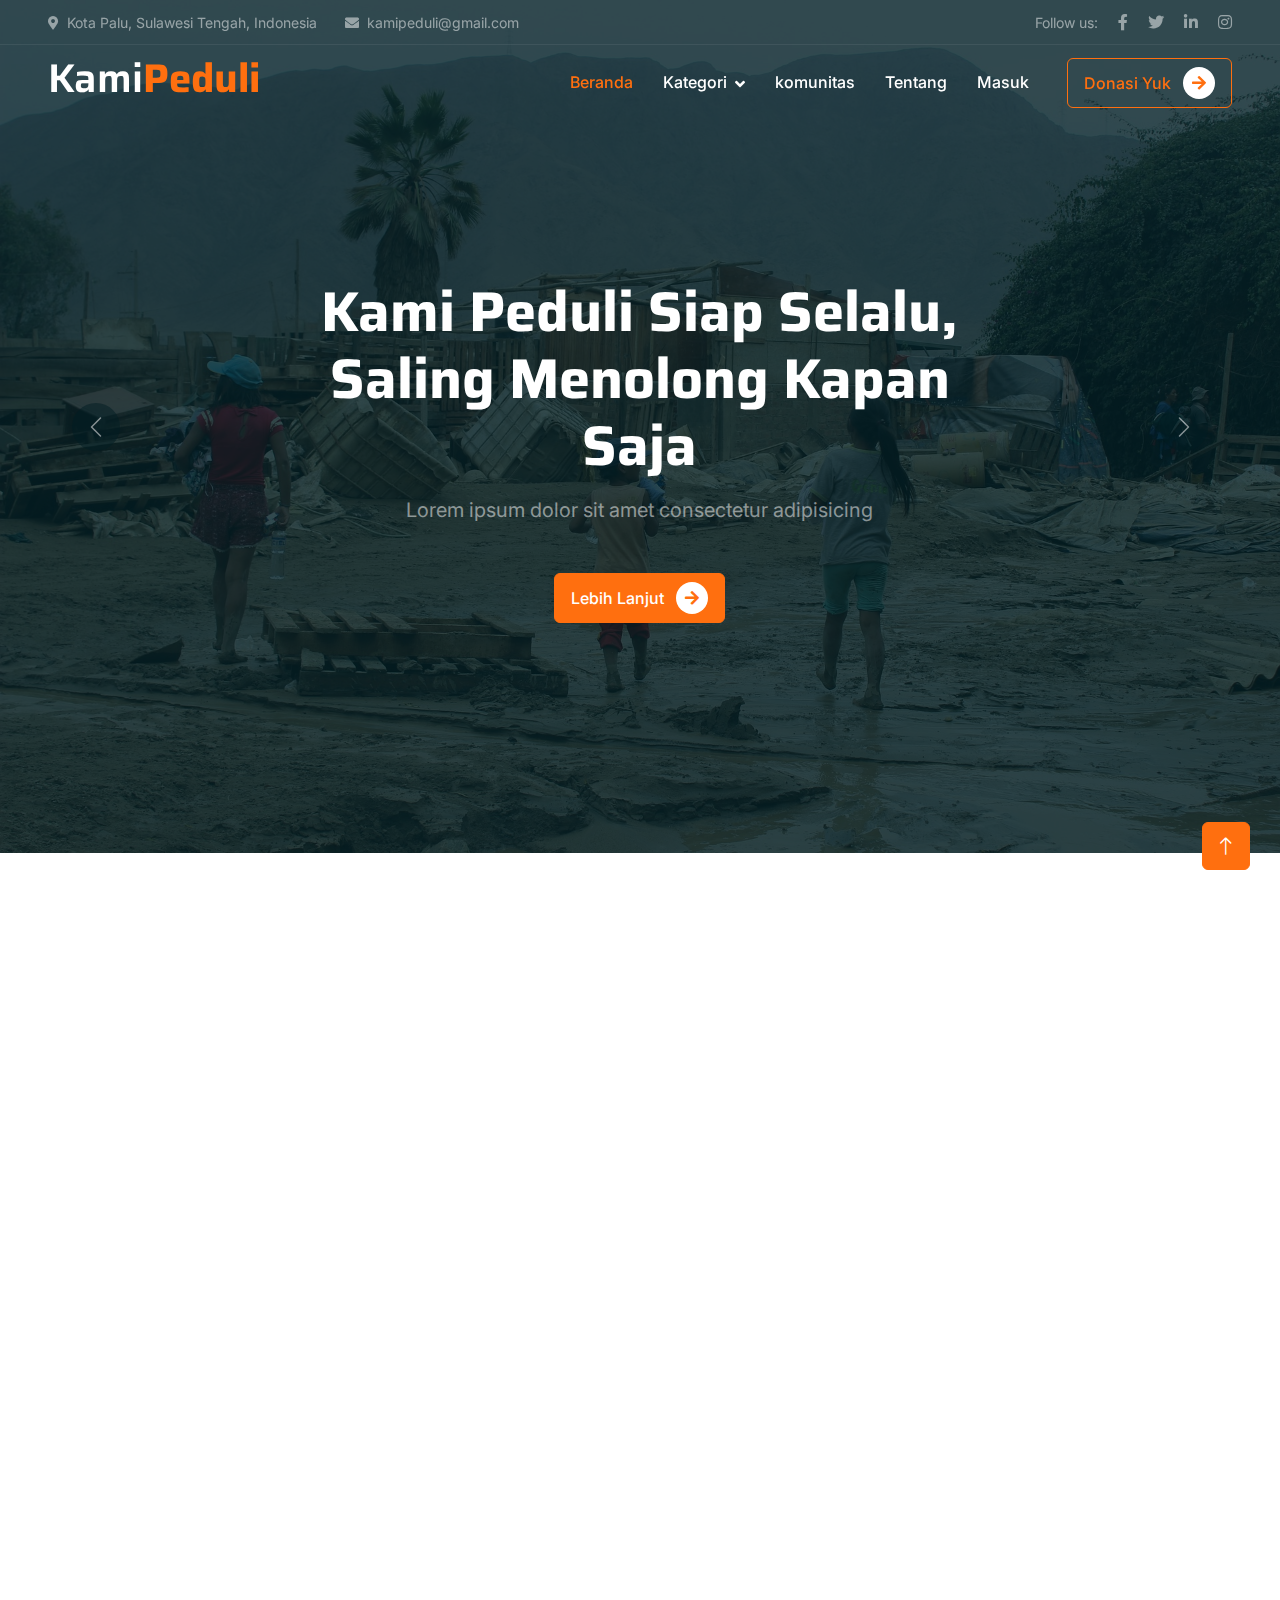
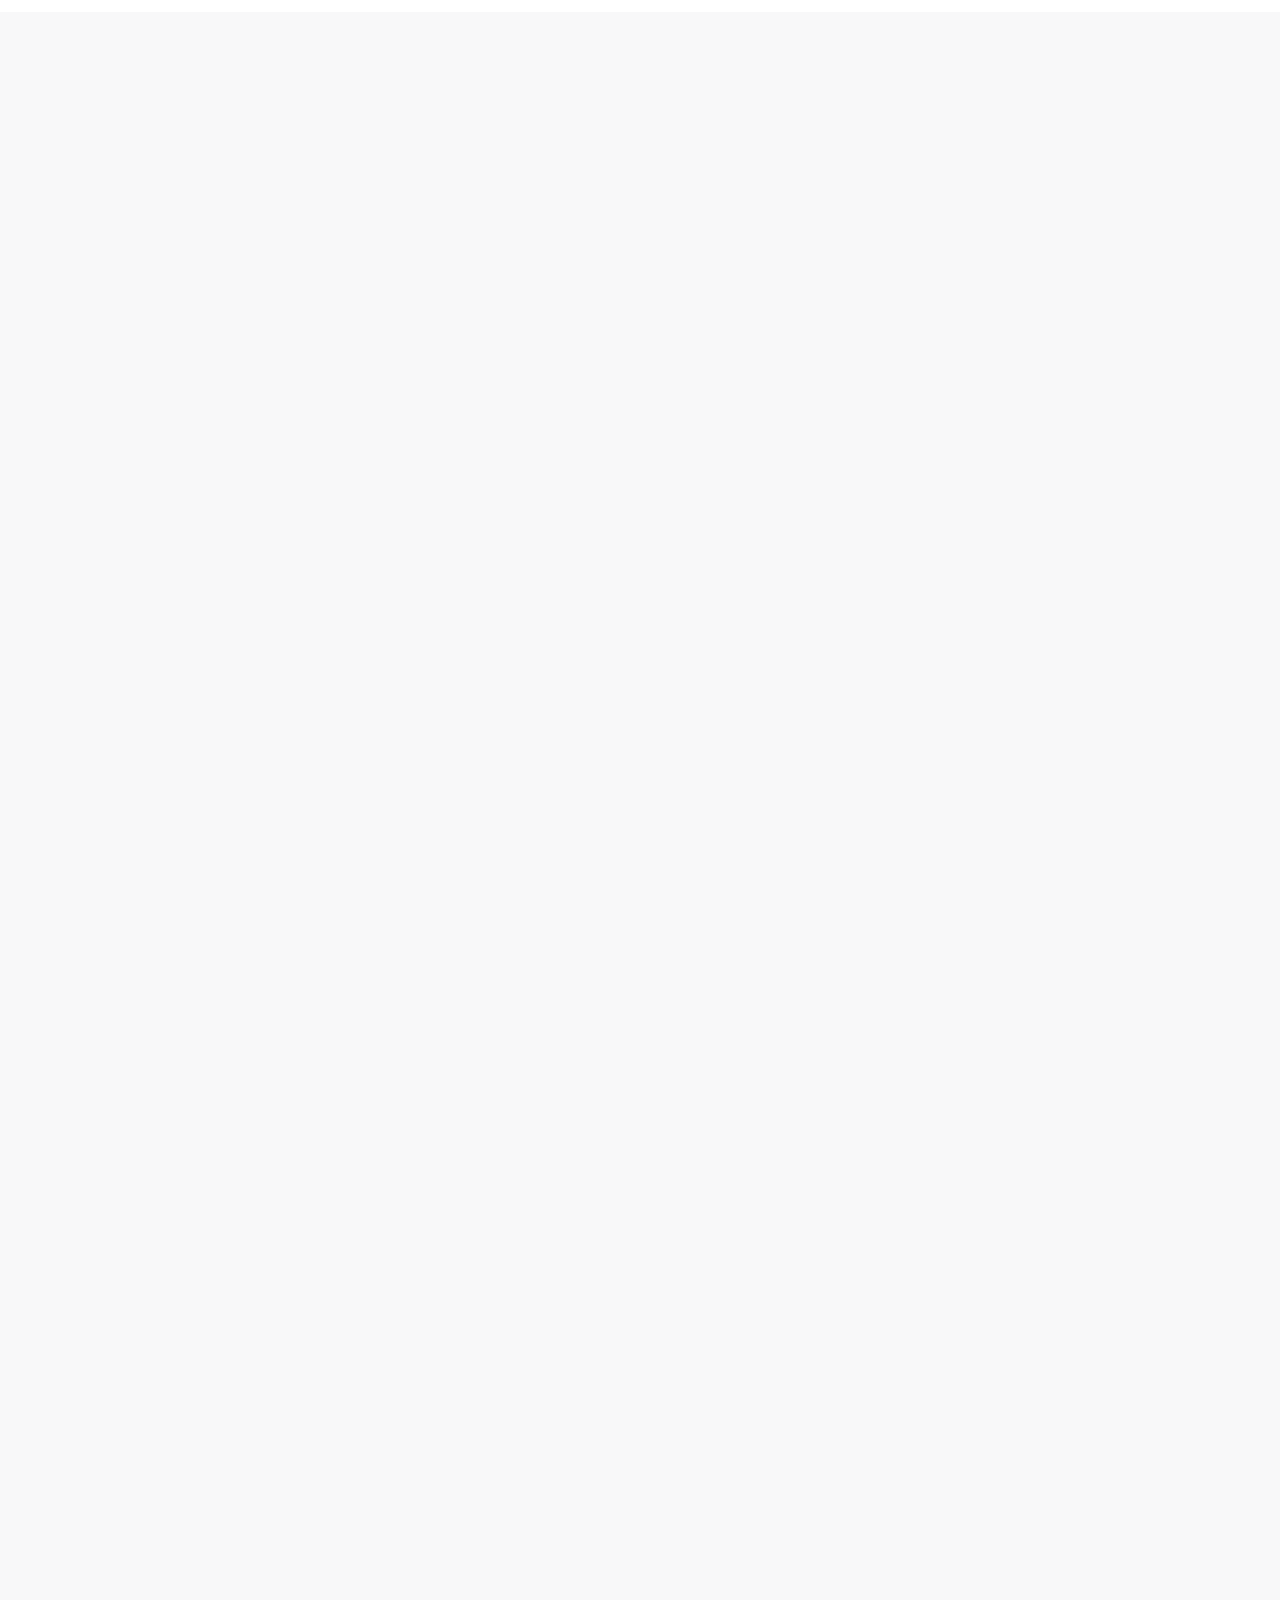
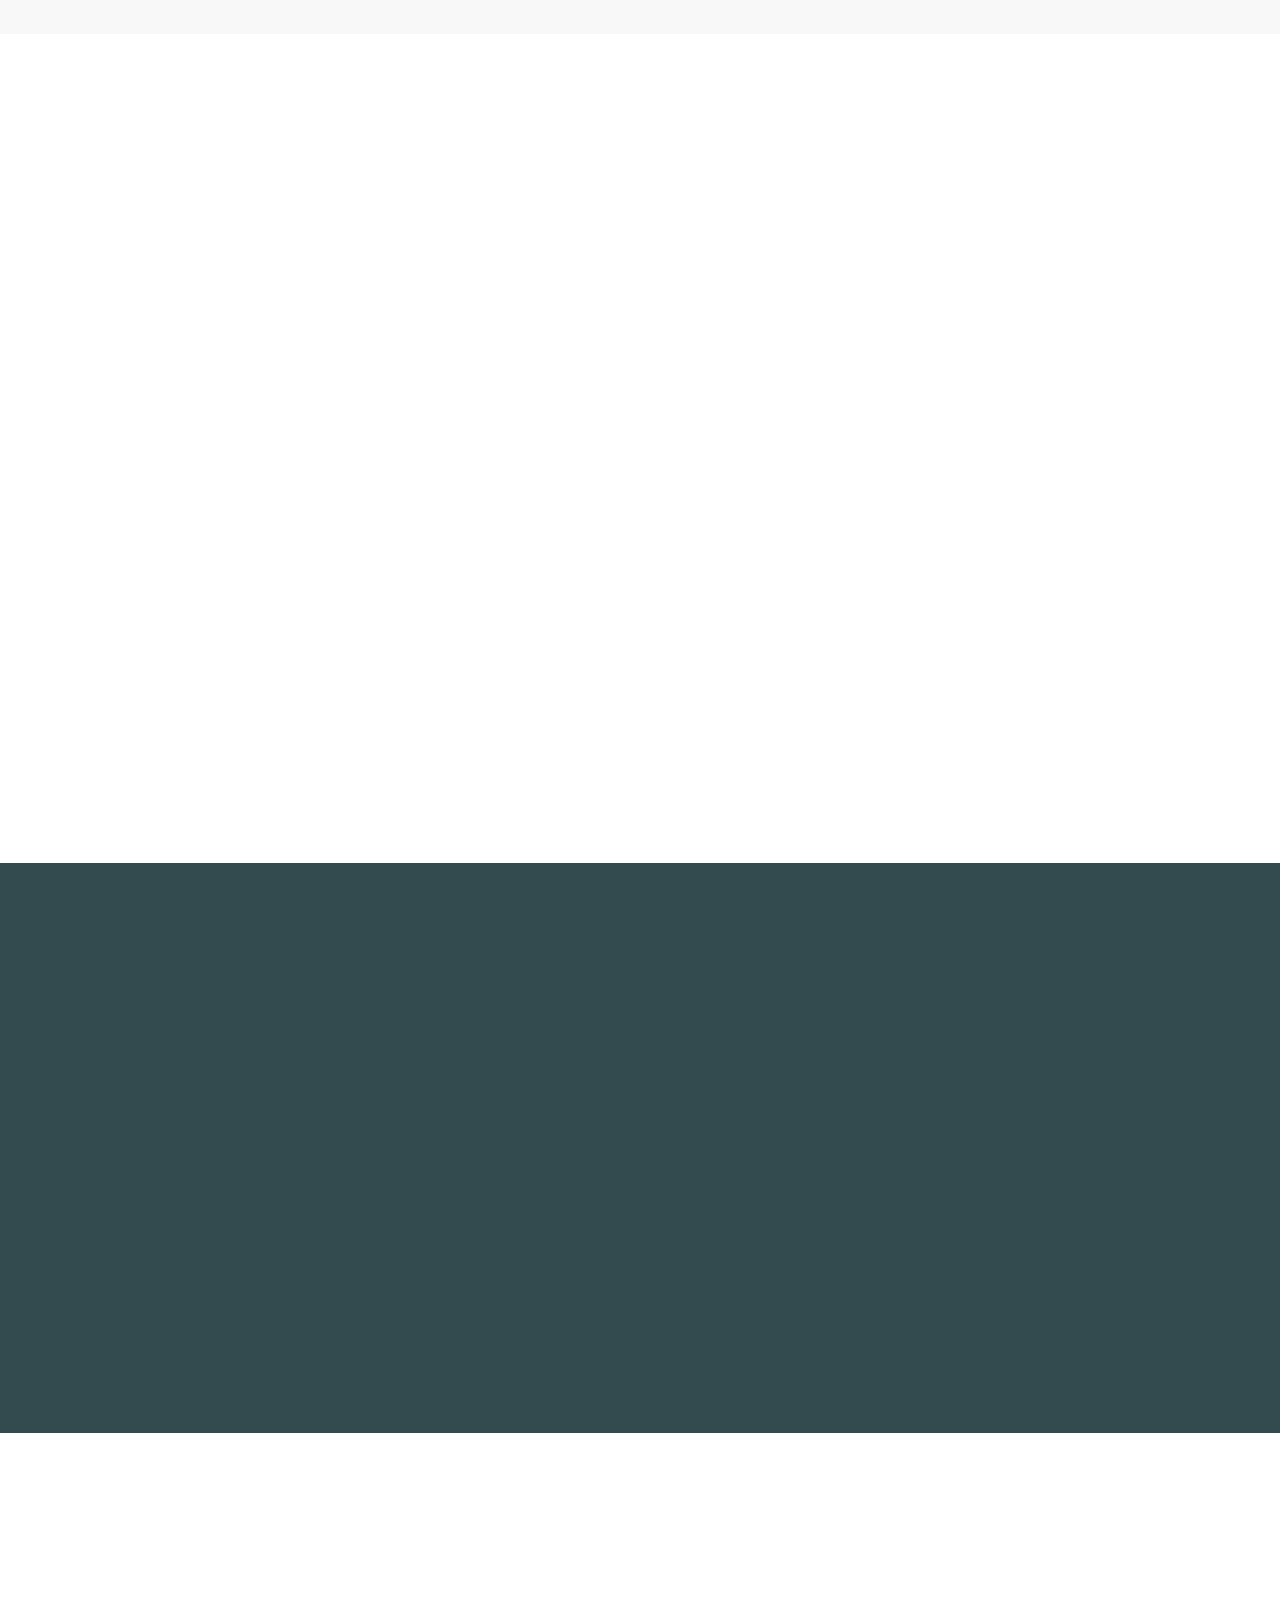
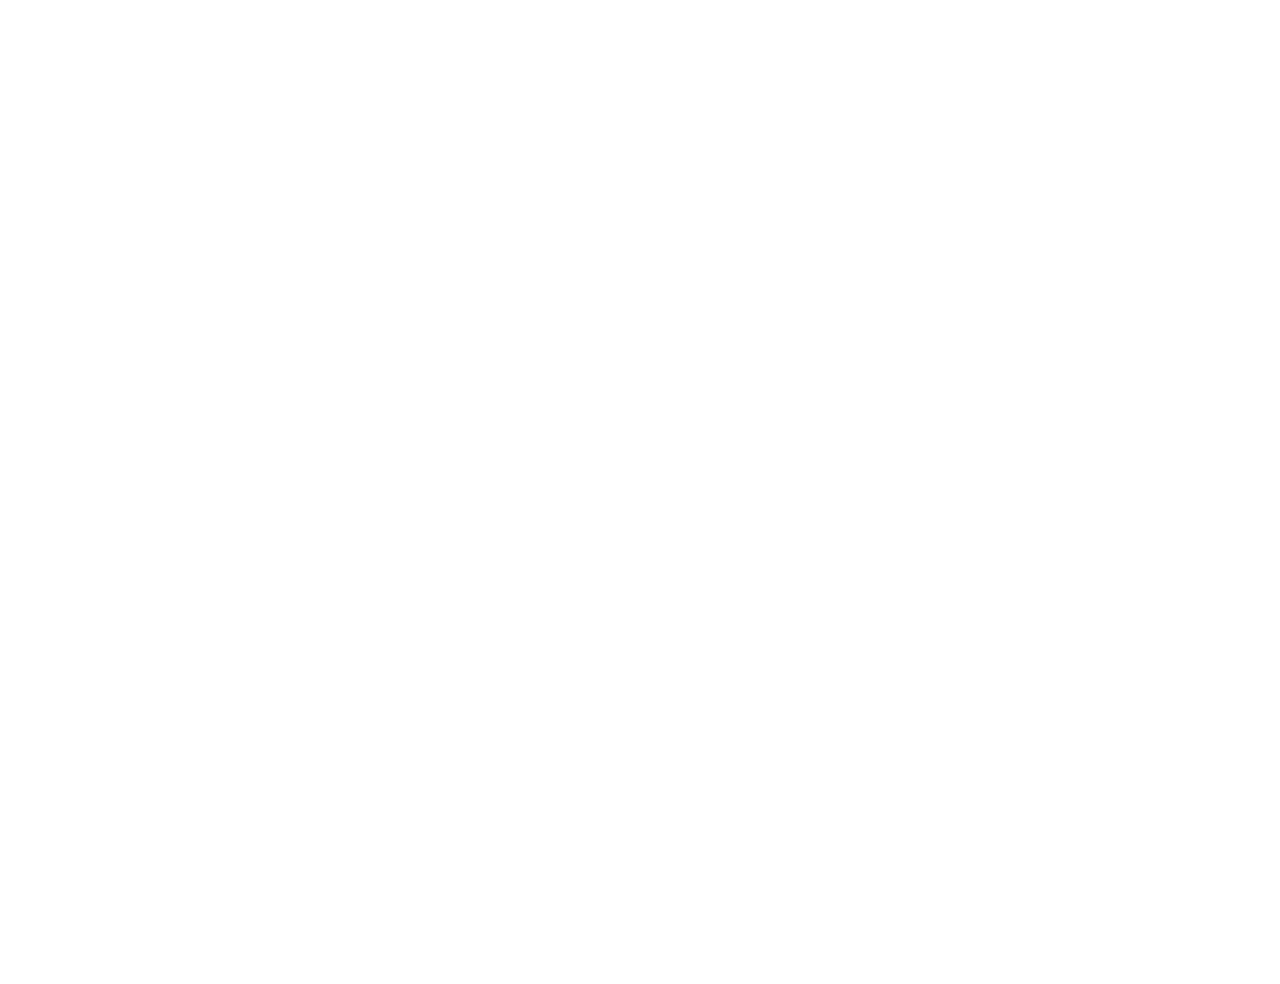
<file: index.html>
<!DOCTYPE html>
<html lang="en">

<head>
    <meta charset="utf-8">
    <title>Kami Peduli</title>
    <meta content="width=device-width, initial-scale=1.0" name="viewport">
    <meta content="" name="keywords">
    <meta content="" name="description">

    <!-- Favicon -->
    <link href="img/favicon.ico" rel="icon">

    <!-- Google Web Fonts -->
    <link rel="preconnect" href="https://fonts.googleapis.com">
    <link rel="preconnect" href="https://fonts.gstatic.com" crossorigin>
    <link href="https://fonts.googleapis.com/css2?family=Inter:wght@400;500;600&family=Saira:wght@500;600;700&display=swap" rel="stylesheet"> 

    <!-- Icon Font Stylesheet -->
    <link href="https://cdnjs.cloudflare.com/ajax/libs/font-awesome/5.10.0/css/all.min.css" rel="stylesheet">
    <link href="https://cdn.jsdelivr.net/npm/bootstrap-icons@1.4.1/font/bootstrap-icons.css" rel="stylesheet">

    <!-- Libraries Stylesheet -->
    <link href="lib/animate/animate.min.css" rel="stylesheet">
    <link href="lib/owlcarousel/assets/owl.carousel.min.css" rel="stylesheet">

    <!-- Customized Bootstrap Stylesheet -->
    <link href="css/bootstrap.min.css" rel="stylesheet">

    <!-- Template Stylesheet -->
    <link href="css/style.css" rel="stylesheet">
</head>

<body>
    <!-- Spinner Start -->
    <div id="spinner" class="show bg-white position-fixed translate-middle w-100 vh-100 top-50 start-50 d-flex align-items-center justify-content-center">
        <div class="spinner-grow text-primary" role="status"></div>
    </div>
    <!-- Spinner End -->


    <!-- Navbar Start -->
    <div class="container-fluid fixed-top px-0 wow fadeIn" data-wow-delay="0.1s">
        <div class="top-bar text-white-50 row gx-0 align-items-center d-none d-lg-flex">
            <div class="col-lg-6 px-5 text-start">
                <small><i class="fa fa-map-marker-alt me-2"></i>Kota Palu, Sulawesi Tengah, Indonesia</small>
                <small class="ms-4"><i class="fa fa-envelope me-2"></i>kamipeduli@gmail.com</small>
            </div>
            <div class="col-lg-6 px-5 text-end">
                <small>Follow us:</small>
                <a class="text-white-50 ms-3" href=""><i class="fab fa-facebook-f"></i></a>
                <a class="text-white-50 ms-3" href=""><i class="fab fa-twitter"></i></a>
                <a class="text-white-50 ms-3" href=""><i class="fab fa-linkedin-in"></i></a>
                <a class="text-white-50 ms-3" href=""><i class="fab fa-instagram"></i></a>
            </div>
        </div>

        <nav class="navbar navbar-expand-lg navbar-dark py-lg-0 px-lg-5 wow fadeIn" data-wow-delay="0.1s">
            <a href="index.html" class="navbar-brand ms-4 ms-lg-0">
                <h1 class="text-white" >Kami<span class="fw-bold text-primary m-0">Peduli</span></h1>
            </a>
            <button type="button" class="navbar-toggler me-4" data-bs-toggle="collapse" data-bs-target="#navbarCollapse">
                <span class="navbar-toggler-icon"></span>
            </button>
            <div class="collapse navbar-collapse" id="navbarCollapse">
                <div class="navbar-nav ms-auto p-4 p-lg-0">
                    <a href="index.html" class="nav-item nav-link active">Beranda</a>
                    <div class="nav-item dropdown">
                        <a href="#" class="nav-link dropdown-toggle" data-bs-toggle="dropdown">Kategori</a>
                        <div class="dropdown-menu m-0">
                            <a href="relawan.html" class="dropdown-item">Relawan</a>
                            <a href="donasi.html" class="dropdown-item">Donasi</a>
                            <a href="psikososial.html" class="dropdown-item">Psikososial</a>
                            <a href="testimoni.html" class="dropdown-item">Testimoni</a>
                        </div>
                    </div>
                    <a href="about.html" class="nav-item nav-link">komunitas</a>
                    <a href="causes.html" class="nav-item nav-link">Tentang</a>
                    <a href="login.html" class="nav-item nav-link">Masuk</a>
                    
                </div>
                <div class="d-none d-lg-flex ms-2">
                    <a class="btn btn-outline-primary py-2 px-3" href="">
                        Donasi Yuk
                        <div class="d-inline-flex btn-sm-square bg-white text-primary rounded-circle ms-2">
                            <i class="fa fa-arrow-right"></i>
                        </div>
                    </a>
                </div>
            </div>
        </nav>
    </div>
    <!-- Navbar End -->


    <!-- Carousel Start -->
    <div class="container-fluid p-0 mb-5">
        <div id="header-carousel" class="carousel slide" data-bs-ride="carousel">
            <div class="carousel-inner">
                <div class="carousel-item active">
                    <img class="w-100" src="img/carousel-1.jpg" alt="Image">
                    <div class="carousel-caption">
                        <div class="container">
                            <div class="row justify-content-center">
                                <div class="col-lg-7 pt-5">
                                    <h1 class="display-4 text-white mb-3 animated slideInDown">Kami Peduli Siap Selalu, Saling Menolong Kapan Saja</h1>
                                    <p class="fs-5 text-white-50 mb-5 animated slideInDown">Lorem ipsum dolor sit amet consectetur adipisicing </p>
                                    <a class="btn btn-primary py-2 px-3 animated slideInDown" href="">
                                        Lebih Lanjut
                                        <div class="d-inline-flex btn-sm-square bg-white text-primary rounded-circle ms-2">
                                            <i class="fa fa-arrow-right"></i>
                                        </div>
                                    </a>
                                </div>
                            </div>
                        </div>
                    </div>
                </div>
                <div class="carousel-item">
                    <img class="w-100" src="img/carousel-2.jpg" alt="Image">
                    <div class="carousel-caption">
                        <div class="container">
                            <div class="row justify-content-center">
                                <div class="col-lg-7 pt-5">
                                    <h1 class="display-4 text-white mb-3 animated slideInDown">MARI SELAMATKAN LEBIH 
                                        BANYAK NYAWA DENGAN 
                                        BANTUAN KAMI</h1>
                                    <p class="fs-5 text-white-50 mb-5 animated slideInDown">askjhasgdkhasbdkjasbndaskhgaskdyygasd</p>
                                    <a class="btn btn-primary py-2 px-3 animated slideInDown" href="">
                                        Lebih Lanjut
                                        <div class="d-inline-flex btn-sm-square bg-white text-primary rounded-circle ms-2">
                                            <i class="fa fa-arrow-right"></i>
                                        </div>
                                    </a>
                                </div>
                            </div>
                        </div>
                    </div>
                </div>
            </div>
            <button class="carousel-control-prev" type="button" data-bs-target="#header-carousel"
                data-bs-slide="prev">
                <span class="carousel-control-prev-icon" aria-hidden="true"></span>
                <span class="visually-hidden">Previous</span>
            </button>
            <button class="carousel-control-next" type="button" data-bs-target="#header-carousel"
                data-bs-slide="next">
                <span class="carousel-control-next-icon" aria-hidden="true"></span>
                <span class="visually-hidden">Next</span>
            </button>
        </div>
    </div>
    <!-- Carousel End -->


    <!-- About Start -->
    <div class="container-xxl py-5">
        <div class="container">
            <div class="row g-5">
                <div class="col-lg-6 wow fadeInUp" data-wow-delay="0.1s">
                    <div class="position-relative overflow-hidden h-100" style="min-height: 400px;">
                        <img class="position-absolute w-100 h-100 pt-5 pe-5" src="img/about-1.jpg" alt="" style="object-fit: cover;">
                        <img class="position-absolute top-0 end-0 bg-white ps-2 pb-2" src="img/about-2.jpg" alt="" style="width: 200px; height: 200px;">
                    </div>
                </div>
                <div class="col-lg-6 wow fadeInUp" data-wow-delay="0.5s">
                    <div class="h-100">
                        <div class="d-inline-block rounded-pill bg-secondary text-primary py-1 px-3 mb-3">Tentang kami</div>
                        <h1 class="display-6 mb-5">Kami Membantu Orang - Orang Yang
                            Membutuhkan Bantuan Kebencanaan</h1>
                        <div class="bg-light border-bottom border-5 border-primary rounded p-4 mb-4">
                            <p class="text-dark mb-2">Dengan menyediakan fitur relawan dan donasi kami siap membantu para korban bencana alam</p>
                            <span class="text-primary">Kami Peduli</span>
                        </div>
                        <p class="mb-5">Dengan mendaftarkan diri kalian menjadi sukarelawan maka kalian dapat membantu daerah-daerah yang terkena dampak bencana alam. Daftarkan diri kalian</p>
                        <a class="btn btn-primary py-2 px-3 me-3" href="">
                            Lebih lanjut
                            <div class="d-inline-flex btn-sm-square bg-white text-primary rounded-circle ms-2">
                                <i class="fa fa-arrow-right"></i>
                            </div>
                        </a>
                        <a class="btn btn-outline-primary py-2 px-3" href="">
                            Hubungi kami
                            <div class="d-inline-flex btn-sm-square bg-primary text-white rounded-circle ms-2">
                                <i class="fa fa-arrow-right"></i>
                            </div>
                        </a>
                    </div>
                </div>
            </div>
        </div>
    </div>
    <!-- About End -->


    <!-- Causes Start -->
    <div class="container-xxl bg-light my-5 py-5">
        <div class="container py-5">
            <div class="text-center mx-auto mb-5 wow fadeInUp" data-wow-delay="0.1s" style="max-width: 500px;">
                <div class="d-inline-block rounded-pill bg-secondary text-primary py-1 px-3 mb-3">Informasi</div>
                <h1 class="display-6 mb-5">Berbagai Bencana Alam</h1>
            </div>
            <div class="row g-4 justify-content-center">
                <div class="col-lg-4 col-md-6 wow fadeInUp" data-wow-delay="0.1s">
                    <div class="causes-item d-flex flex-column bg-white border-top border-5 border-primary rounded-top overflow-hidden h-100">
                        <div class="text-center p-4 pt-0">
                            <div class="d-inline-block bg-primary text-white rounded-bottom fs-5 pb-1 px-3 mb-4">
                                <small>Gempa Bumi</small>
                            </div>
                            <h5 class="mb-3">Apa itu gempa bumi</h5>
                            <p>Gempa bumi adalah getaran atau goncangan yang terjadi di permukaan Bumi akibat dari pelepasan energi yang disebabkan oleh pergeseran di dalam kerak Bumi.</p>
                            <div class="causes-progress bg-light p-3 pt-2">
                                <p>KORBAN JIWA</p>
                                <div class="d-flex justify-content-between">
                                    <p class="text-dark">1.000 <small class="text-body">Jiwa</small></p>
                                    <p class="text-dark">10.000 <small class="text-body">jiwa</small></p>
                                </div>
                                <div class="progress">
                                    <div class="progress-bar" role="progressbar" aria-valuenow="90" aria-valuemin="0" aria-valuemax="100">
                                        <span>9.768 jiwa</span>
                                    </div>
                                </div>
                            </div>
                        </div>
                        <div class="position-relative mt-auto">
                            <img class="img-fluid" src="img/courses-1.jpg" alt="">
                            <div class="causes-overlay">
                                <a class="btn btn-outline-primary" href="">
                                    Lebih Lanjut
                                    <div class="d-inline-flex btn-sm-square bg-primary text-white rounded-circle ms-2">
                                        <i class="fa fa-arrow-right"></i>
                                    </div>
                                </a>
                            </div>
                        </div>
                    </div>
                </div>
                <div class="col-lg-4 col-md-6 wow fadeInUp" data-wow-delay="0.3s">
                    <div class="causes-item d-flex flex-column bg-white border-top border-5 border-primary rounded-top overflow-hidden h-100">
                        <div class="text-center p-4 pt-0">
                            <div class="d-inline-block bg-primary text-white rounded-bottom fs-5 pb-1 px-3 mb-4">
                                <small>Tsunami</small>
                            </div>
                            <h5 class="mb-3">Apa itu gempa bumi</h5>
                            <p>Gempa bumi adalah getaran atau goncangan yang terjadi di permukaan Bumi akibat dari pelepasan energi yang disebabkan oleh pergeseran di dalam kerak Bumi.</p>
                            <div class="causes-progress bg-light p-3 pt-2">
                                <p>KORBAN JIWA</p>
                                <div class="d-flex justify-content-between">
                                    <p class="text-dark">1.000 <small class="text-body">Jiwa</small></p>
                                    <p class="text-dark">10.000 <small class="text-body">jiwa</small></p>
                                </div>
                                <div class="progress">
                                    <div class="progress-bar" role="progressbar" aria-valuenow="90" aria-valuemin="0" aria-valuemax="100">
                                        <span>9.768 jiwa</span>
                                    </div>
                                </div>
                            </div>
                        </div>
                        <div class="position-relative mt-auto">
                            <img class="img-fluid" src="img/courses-1.jpg" alt="">
                            <div class="causes-overlay">
                                <a class="btn btn-outline-primary" href="">
                                    Lebih Lanjut
                                    <div class="d-inline-flex btn-sm-square bg-primary text-white rounded-circle ms-2">
                                        <i class="fa fa-arrow-right"></i>
                                    </div>
                                </a>
                            </div>
                        </div>
                    </div>
                </div>
                <div class="col-lg-4 col-md-6 wow fadeInUp" data-wow-delay="0.5s">
                    <div class="causes-item d-flex flex-column bg-white border-top border-5 border-primary rounded-top overflow-hidden h-100">
                        <div class="text-center p-4 pt-0">
                            <div class="d-inline-block bg-primary text-white rounded-bottom fs-5 pb-1 px-3 mb-4">
                                <small>Tanah Longsor</small>
                            </div>
                            <h5 class="mb-3">Apa itu gempa bumi</h5>
                            <p>Gempa bumi adalah getaran atau goncangan yang terjadi di permukaan Bumi akibat dari pelepasan energi yang disebabkan oleh pergeseran di dalam kerak Bumi.</p>
                            <div class="causes-progress bg-light p-3 pt-2">
                                <p>KORBAN JIWA</p>
                                <div class="d-flex justify-content-between">
                                    <p class="text-dark">1.000 <small class="text-body">Jiwa</small></p>
                                    <p class="text-dark">10.000 <small class="text-body">jiwa</small></p>
                                </div>
                                <div class="progress">
                                    <div class="progress-bar" role="progressbar" aria-valuenow="90" aria-valuemin="0" aria-valuemax="100">
                                        <span>9.768 jiwa</span>
                                    </div>
                                </div>
                            </div>
                        </div>
                        <div class="position-relative mt-auto">
                            <img class="img-fluid" src="img/courses-1.jpg" alt="">
                            <div class="causes-overlay">
                                <a class="btn btn-outline-primary" href="">
                                    Lebih Lanjut
                                    <div class="d-inline-flex btn-sm-square bg-primary text-white rounded-circle ms-2">
                                        <i class="fa fa-arrow-right"></i>
                                    </div>
                                </a>
                            </div>
                        </div>
                    </div>
                </div>
                <div class="col-lg-4 col-md-6 wow fadeInUp" data-wow-delay="0.5s">
                    <div class="causes-item d-flex flex-column bg-white border-top border-5 border-primary rounded-top overflow-hidden h-100">
                        <div class="text-center p-4 pt-0">
                            <div class="d-inline-block bg-primary text-white rounded-bottom fs-5 pb-1 px-3 mb-4">
                                <small>Banjir</small>
                            </div>
                            <h5 class="mb-3">Apa itu gempa bumi</h5>
                            <p>Gempa bumi adalah getaran atau goncangan yang terjadi di permukaan Bumi akibat dari pelepasan energi yang disebabkan oleh pergeseran di dalam kerak Bumi.</p>
                            <div class="causes-progress bg-light p-3 pt-2">
                                <p>KORBAN JIWA</p>
                                <div class="d-flex justify-content-between">
                                    <p class="text-dark">1.000 <small class="text-body">Jiwa</small></p>
                                    <p class="text-dark">10.000 <small class="text-body">jiwa</small></p>
                                </div>
                                <div class="progress">
                                    <div class="progress-bar" role="progressbar" aria-valuenow="90" aria-valuemin="0" aria-valuemax="100">
                                        <span>9.768 jiwa</span>
                                    </div>
                                </div>
                            </div>
                        </div>
                        <div class="position-relative mt-auto">
                            <img class="img-fluid" src="img/courses-1.jpg" alt="">
                            <div class="causes-overlay">
                                <a class="btn btn-outline-primary" href="">
                                    Lebih Lanjut
                                    <div class="d-inline-flex btn-sm-square bg-primary text-white rounded-circle ms-2">
                                        <i class="fa fa-arrow-right"></i>
                                    </div>
                                </a>
                            </div>
                        </div>
                    </div>
                </div>
                <div class="col-lg-4 col-md-6 wow fadeInUp" data-wow-delay="0.5s">
                    <div class="causes-item d-flex flex-column bg-white border-top border-5 border-primary rounded-top overflow-hidden h-100">
                        <div class="text-center p-4 pt-0">
                            <div class="d-inline-block bg-primary text-white rounded-bottom fs-5 pb-1 px-3 mb-4">
                                <small>Gunung Meletus</small>
                            </div>
                            <h5 class="mb-3">Apa itu gempa bumi</h5>
                            <p>Gempa bumi adalah getaran atau goncangan yang terjadi di permukaan Bumi akibat dari pelepasan energi yang disebabkan oleh pergeseran di dalam kerak Bumi.</p>
                            <div class="causes-progress bg-light p-3 pt-2">
                                <p>KORBAN JIWA</p>
                                <div class="d-flex justify-content-between">
                                    <p class="text-dark">1.000 <small class="text-body">Jiwa</small></p>
                                    <p class="text-dark">10.000 <small class="text-body">jiwa</small></p>
                                </div>
                                <div class="progress">
                                    <div class="progress-bar" role="progressbar" aria-valuenow="90" aria-valuemin="0" aria-valuemax="100">
                                        <span>9.768 jiwa</span>
                                    </div>
                                </div>
                            </div>
                        </div>
                        <div class="position-relative mt-auto">
                            <img class="img-fluid" src="img/courses-1.jpg" alt="">
                            <div class="causes-overlay">
                                <a class="btn btn-outline-primary" href="">
                                    Lebih Lanjut
                                    <div class="d-inline-flex btn-sm-square bg-primary text-white rounded-circle ms-2">
                                        <i class="fa fa-arrow-right"></i>
                                    </div>
                                </a>
                            </div>
                        </div>
                    </div>
                </div>
            </div>
        </div>
    </div>
    <!-- Causes End -->


    <!-- Layanan Start -->
    <div class="container-xxl py-5">
        <div class="container">
            <div class="text-center mx-auto mb-5 wow fadeInUp" data-wow-delay="0.1s" style="max-width: 500px;">
                <div class="d-inline-block rounded-pill bg-secondary text-primary py-1 px-3 mb-3">Apa yang Kami lakukan</div>
                <h1 class="display-6 mb-5">Pelajari Lebih Lanjut Apa yang Kami Lakukan Dan Bergabunglah</h1>
            </div>
            <div class="row g-4 justify-content-center">
                <div class="col-lg-4 col-md-6 wow fadeInUp" data-wow-delay="0.1s">
                    <div class="service-item bg-white text-center h-100 p-4 p-xl-5">
                        <img class="img-fluid mb-4" src="img/icon-1.png" alt="">
                        <h4 class="mb-3">Relawan</h4>
                        <p class="mb-4">Tempor ut dolore lorem kasd vero ipsum sit eirmod sit. Ipsum diam justo sed vero dolor duo.</p>
                        <a class="btn btn-outline-primary px-3" href="">
                            Lebih Lanjut
                            <div class="d-inline-flex btn-sm-square bg-primary text-white rounded-circle ms-2">
                                <i class="fa fa-arrow-right"></i>
                            </div>
                        </a>
                    </div>
                </div>
                <div class="col-lg-4 col-md-6 wow fadeInUp" data-wow-delay="0.3s">
                    <div class="service-item bg-white text-center h-100 p-4 p-xl-5">
                        <img class="img-fluid mb-4" src="img/icon-2.png" alt="">
                        <h4 class="mb-3">Donasi</h4>
                        <p class="mb-4">Tempor ut dolore lorem kasd vero ipsum sit eirmod sit. Ipsum diam justo sed vero dolor duo.</p>
                        <a class="btn btn-outline-primary px-3" href="">
                            Lebih Lanjut
                            <div class="d-inline-flex btn-sm-square bg-primary text-white rounded-circle ms-2">
                                <i class="fa fa-arrow-right"></i>
                            </div>
                        </a>
                    </div>
                </div>
                <div class="col-lg-4 col-md-6 wow fadeInUp" data-wow-delay="0.5s">
                    <div class="service-item bg-white text-center h-100 p-4 p-xl-5">
                        <img class="img-fluid mb-4" src="img/icon-3.png" alt="">
                        <h4 class="mb-3">Psikososial</h4>
                        <p class="mb-4">Tempor ut dolore lorem kasd vero ipsum sit eirmod sit. Ipsum diam justo sed vero dolor duo.</p>
                        <a class="btn btn-outline-primary px-3" href="">
                            Lebih lanjut
                            <div class="d-inline-flex btn-sm-square bg-primary text-white rounded-circle ms-2">
                                <i class="fa fa-arrow-right"></i>
                            </div>
                        </a>
                    </div>
                </div>
            </div>
        </div>
    </div>
    <!-- Layanan End -->


    <!-- Donasi Start -->
    <div class="container-fluid donate my-5 py-5" data-parallax="scroll" data-image-src="img/carousel-2.jpg">
        <div class="container py-5">
            <div class="row g-5 align-items-center">
                <div class="col-lg-6 wow fadeIn" data-wow-delay="0.1s">
                    <div class="d-inline-block rounded-pill bg-secondary text-primary py-1 px-3 mb-3">Donasi Yuk</div>
                    <h1 class="display-6 text-white mb-5">Terima kasih atas Sumbangsi bersama Anda</h1>
                    <p class="text-white-50 mb-0">Bagi kita mungkin kecil tetapi bagi mereka yang sangat membutuhkan itu mempunyai nilai yang sangat berharga</p>
                </div>
                <div class="col-lg-6 wow fadeIn" data-wow-delay="0.5s">
                    <div class="h-100 bg-white p-5">
                        <form>
                            <div class="row g-3">
                                <div class="col-12">
                                    <div class="form-floating">
                                        <input type="text" class="form-control bg-light border-0" id="name" placeholder="Your Name">
                                        <label for="name">Nama</label>
                                    </div>
                                </div>
                                <div class="col-12">
                                    <div class="form-floating">
                                        <input type="email" class="form-control bg-light border-0" id="email" placeholder="Your Email">
                                        <label for="email">Email</label>
                                    </div>
                                </div>
                                <div class="col-12">
                                    <div class="form-floating">
                                        <input type="text" class="form-control bg-light border-0" id="email" placeholder="Your Email">
                                        <label for="Nominal">Rp.</label>
                                    </div>
                                </div>
                                <div class="col-12">
                                    <button class="btn btn-primary px-5" style="height: 60px;">
                                        Donasi Sekarang
                                        <div class="d-inline-flex btn-sm-square bg-white text-primary rounded-circle ms-2">
                                            <i class="fa fa-arrow-right"></i>
                                        </div>
                                    </button>
                                </div>
                            </div>
                        </form>
                    </div>
                </div>
            </div>
        </div>
    </div>
    <!-- DonasiEnd -->

        <!-- Testimoni Start -->
        <div class="container-xxl py-5">
            <div class="container">
                <div class="text-center mx-auto mb-5 wow fadeInUp" data-wow-delay="0.1s" style="max-width: 500px;">
                    <div class="d-inline-block rounded-pill bg-secondary text-primary py-1 px-3 mb-3">Testimoni</div>
                    <h1 class="display-6 mb-5">Respon masyarakat Sekitar </h1>
                </div>
                <div class="owl-carousel testimonial-carousel wow fadeInUp" data-wow-delay="0.1s">
                    <div class="testimonial-item text-center">
                        <img class="img-fluid bg-light rounded-circle p-2 mx-auto mb-4" src="img/testimonial-1.jpg" style="width: 100px; height: 100px;">
                        <div class="testimonial-text rounded text-center p-4">
                            <p>Aplikasi ini telah membantu kami membuat rencana evakuasi yang terorganisir dan efisien. Kami dapat menandai tempat-tempat aman, rute evakuasi, dan titik pertemuan keluarga dengan mudah.</p>
                            <h5 class="mb-1">Shinta</h5>
                            <span class="fst-italic">Masyarakat</span>
                        </div>
                    </div>
                    <div class="testimonial-item text-center">
                        <img class="img-fluid bg-light rounded-circle p-2 mx-auto mb-4" src="img/testimonial-2.jpg" style="width: 100px; height: 100px;">
                        <div class="testimonial-text rounded text-center p-4">
                            <p>Aplikasi ini menyediakan berbagai tips dan panduan yang sangat berguna dalam menghadapi bencana. Ini termasuk panduan pertolongan pertama, penyediaan perbekalan darurat, dan tindakan yang harus diambil dalam situasi tertentu.</p>
                            <h5 class="mb-1">Agus</h5>
                            <span class="fst-italic">Masyarakat</span>
                        </div>
                    </div>
                    <div class="testimonial-item text-center">
                        <img class="img-fluid bg-light rounded-circle p-2 mx-auto mb-4" src="img/testimonial-3.jpg" style="width: 100px; height: 100px;">
                        <div class="testimonial-text rounded text-center p-4">
                            <p>Aplikasi Bencana benar-benar telah meningkatkan tingkat persiapan dan keselamatan kami dalam menghadapi situasi darurat. </p>
                            <h5 class="mb-1">Rizky</h5>
                            <span class="fst-italic">Masyarakat</span>
                        </div>
                    </div>
                </div>
            </div>
        </div>
        <!-- Testimoni End -->
    
        <div class="container-fluid bg-dark text-white-50 footer mt-5 pt-5 wow fadeIn" data-wow-delay="0.1s">
            <div class="container py-5">
                <div class="row g-5">
                    <div class="col-lg-3 col-md-6">
                        <h1 class="text-white">Kami<span class="fw-bold text-primary mb-4">Peduli</span></h1>
                        <p>Diam dolor diam ipsum sit. Aliqu diam amet diam et eos. Clita erat ipsum et lorem et sit, sed stet lorem sit clita</p>
                        <div class="d-flex pt-2">
                            <a class="btn btn-square me-1" href=""><i class="fab fa-instagram"></i></a>
                            <a class="btn btn-square me-1" href=""><i class="fab fa-facebook-f"></i></a>
                            <a class="btn btn-square me-1" href=""><i class="fab fa-youtube"></i></a>
                            <a class="btn btn-square me-0" href=""><i class="fab fa-github"></i></a>
                        </div>
                    </div>
                    <div class="col-lg-3 col-md-6">
                        <h5 class="text-light mb-4">Alamat</h5>
                        <p><i class="fa fa-map-marker-alt me-3"></i>Kota Palu, Sulawesi Tengah, Indonesia</p>
                        <p><i class="fa fa-phone-alt me-3"></i>+62 822-7337-0260</p>
                        <p><i class="fa fa-envelope me-3"></i>kamipeduli@gmail.com</p>
                    </div>
                    <div class="col-lg-3 col-md-6">
                        <h5 class="text-light mb-4">Halaman</h5>
                        <a class="btn btn-link" href="">Beranda</a>
                        <a class="btn btn-link" href="">Kategori</a>
                        <a class="btn btn-link" href="">Komunitas</a>
                        <a class="btn btn-link" href="">Tentang</a>
                    </div>
                    <div class="col-lg-3 col-md-6">
                        <h5 class="text-light m-4">Daftar</h5>
                        <p>Ayo kita saling membantu sesama</p>
                        <div class="position-relative mx-auto" style="max-width: 400px;">
                            <input class="form-control bg-transparent w-100 py-3 ps-4 pe-5" type="text" placeholder="Email">
                            <button type="button" class="btn btn-primary py-2 position-absolute top-0 end-0 mt-2 me-2">Daftar</button>
                        </div>
                    </div>
                </div>
            </div>
            <div class="container-fluid copyright">
                <div class="container">
                    <div class="row">
                        <div class="col-md-6 text-center text-md-start mb-3 mb-md-0">
                           
                        </div>
                        <center>
                        <div class=" text-center ">
                            <!--/*** This template is free as long as you keep the footer author’s credit link/attribution link/backlink. If you'd like to use the template without the footer author’s credit link/attribution link/backlink, you can purchase the Credit Removal License from "https://htmlcodex.com/credit-removal". Thank you for your support. ***/-->
                            Designed By <a>Ekosaviors</a>
                        </div></center>
                    </div>
                </div>
            </div>
        </div>

    <!-- Back to Top -->
    <a href="#" class="btn btn-lg btn-primary btn-lg-square back-to-top"><i class="bi bi-arrow-up"></i></a>


    <!-- JavaScript Libraries -->
    <script src="https://code.jquery.com/jquery-3.4.1.min.js"></script>
    <script src="https://cdn.jsdelivr.net/npm/bootstrap@5.0.0/dist/js/bootstrap.bundle.min.js"></script>
    <script src="lib/wow/wow.min.js"></script>
    <script src="lib/easing/easing.min.js"></script>
    <script src="lib/waypoints/waypoints.min.js"></script>
    <script src="lib/owlcarousel/owl.carousel.min.js"></script>
    <script src="lib/parallax/parallax.min.js"></script>

    <!-- Template Javascript -->
    <script src="js/main.js"></script>
</body>

</html>
</file>
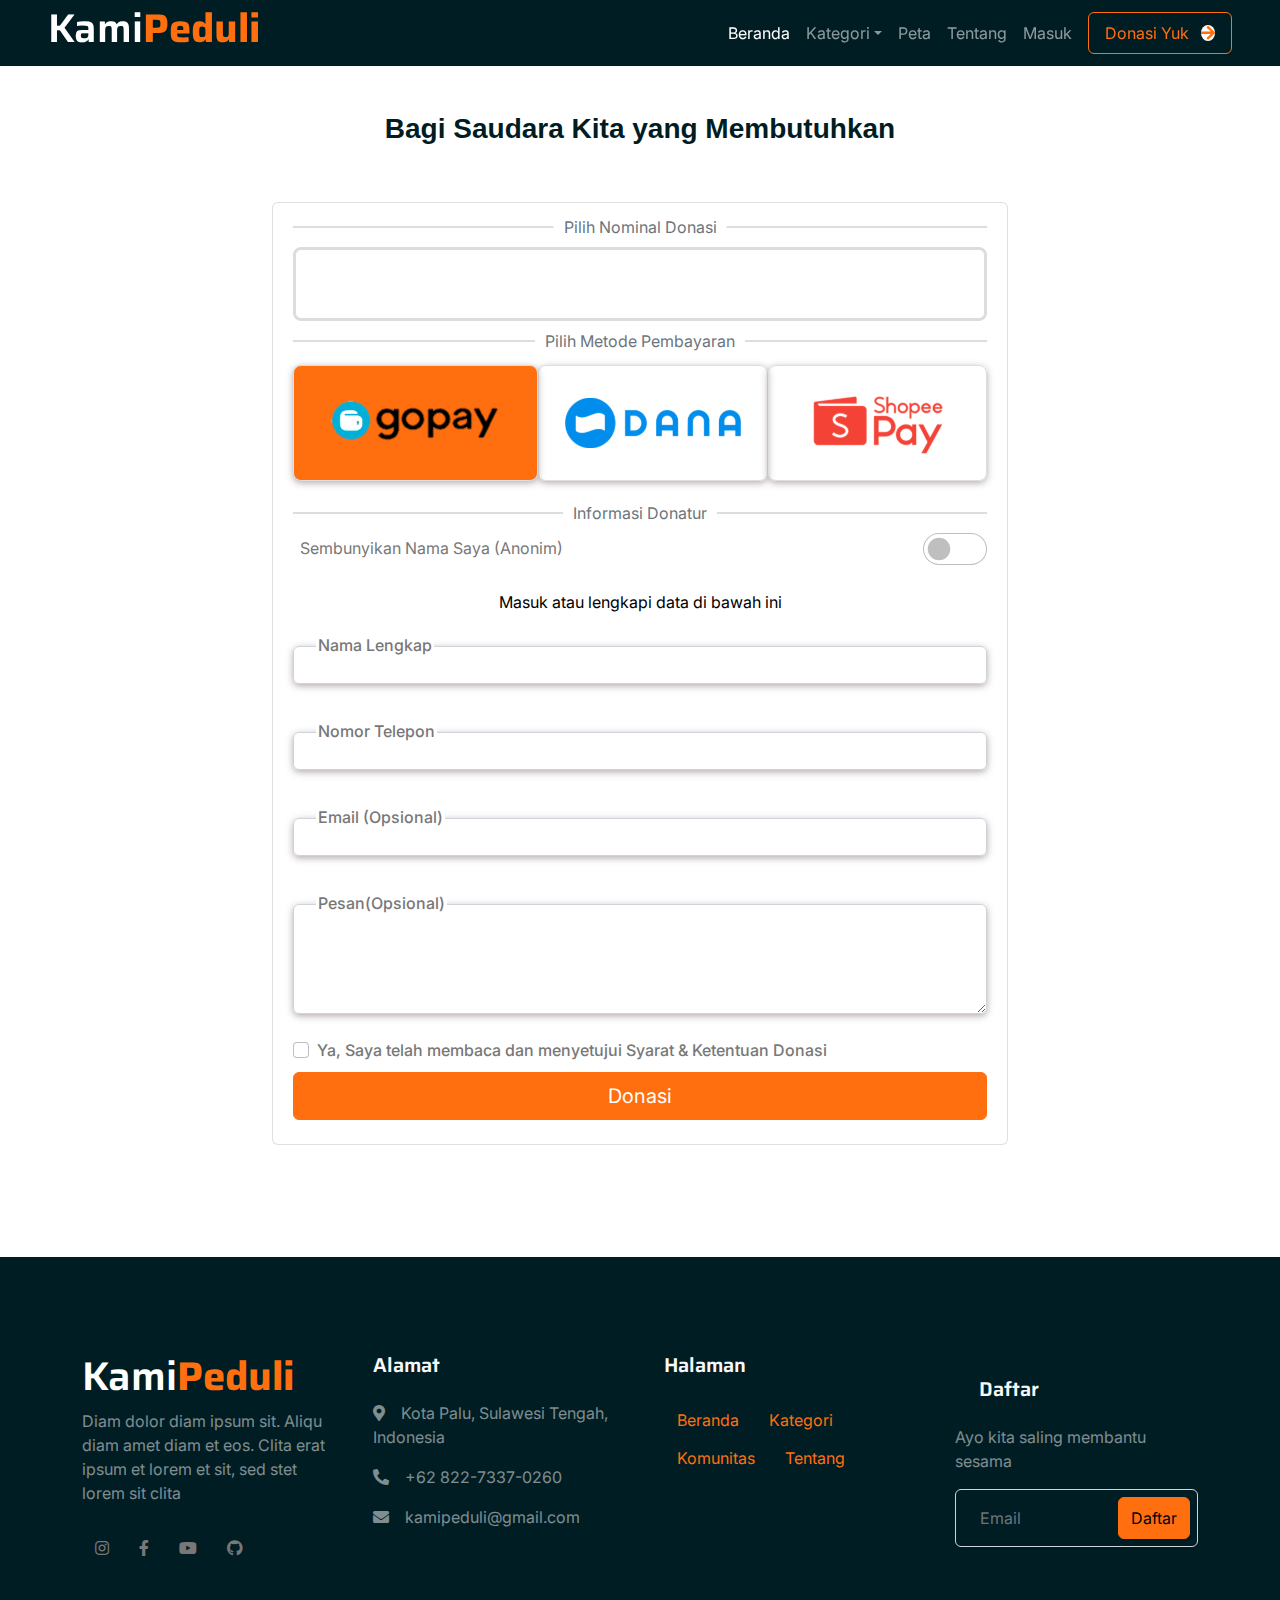
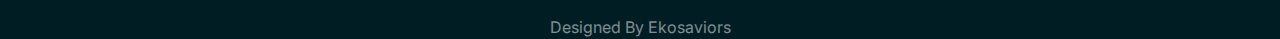
<file: lanjut_donasi.html>
<!DOCTYPE html>
<html lang="en">
<head>
    <meta charset="UTF-8">
    <meta name="viewport" content="width=device-width, initial-scale=1.0">
    <title>Lanjut Donasi</title>

    <!-- Favicon -->
    <link href="img/favicon.ico" rel="icon">

    <!-- Google Web Fonts -->
    <link rel="preconnect" href="https://fonts.googleapis.com">
    <link rel="preconnect" href="https://fonts.gstatic.com" crossorigin>
    <link href="https://fonts.googleapis.com/css2?family=Inter:wght@400;500;600&family=Saira:wght@500;600;700&display=swap" rel="stylesheet"> 

    <!-- Icon Font Stylesheet -->
    <link href="https://cdnjs.cloudflare.com/ajax/libs/font-awesome/5.10.0/css/all.min.css" rel="stylesheet">
    <link href="https://cdn.jsdelivr.net/npm/bootstrap-icons@1.4.1/font/bootstrap-icons.css" rel="stylesheet">

    <!-- Libraries Stylesheet -->
    <link href="lib/animate/animate.min.css" rel="stylesheet">
    <link href="lib/owlcarousel/assets/owl.carousel.min.css" rel="stylesheet">

    <!-- Customized Bootstrap Stylesheet -->
    <link href="css/bootstrap.min.css" rel="stylesheet">


    <!-- Template Stylesheet -->
    <link href="css/lanjut_donasi.css" rel="stylesheet">
</head>
<body>
    <!-- Navbar Start -->
    <div class="container-fluid fixed-top px-0 wow fadeIn bg-dark" data-wow-delay="0.1s">
        <nav class="navbar navbar-expand-lg navbar-dark py-lg-0 px-lg-5 wow fadeIn" data-wow-delay="0.1s">
            <a href="index.html" class="navbar-brand ms-4 ms-lg-0">
                <h1 class="text-white" >Kami<span class="fw-bold text-primary m-0">Peduli</span></h1>
            </a>
            <button type="button" class="navbar-toggler me-4" data-bs-toggle="collapse" data-bs-target="#navbarCollapse">
                <span class="navbar-toggler-icon"></span>
            </button>
            <div class="collapse navbar-collapse" id="navbarCollapse">
                <div class="navbar-nav ms-auto p-4 p-lg-0">
                    <a href="index.html" class="nav-item nav-link active">Beranda</a>
                    <div class="nav-item dropdown">
                        <a href="#" class="nav-link dropdown-toggle" data-bs-toggle="dropdown">Kategori</a>
                        <div class="dropdown-menu m-0">
                            <a href="relawan.html" class="dropdown-item">Relawan</a>
                            <a href="donasi.html" class="dropdown-item">Donasi</a>
                            <a href="psikososial.html" class="dropdown-item">Psikososial</a>
                            <a href="testimoni.html" class="dropdown-item">Testimoni</a>
                        </div>
                    </div>
                    <a href="peta.html" class="nav-item nav-link">Peta</a>
                    <a href="causes.html" class="nav-item nav-link">Tentang</a>
                    <a href="login.html" class="nav-item nav-link">Masuk</a>
                    
                </div>
                <div class="d-none d-lg-flex ms-2">
                    <a class="btn btn-outline-primary py-2 px-3" href="">
                        Donasi Yuk
                        <div class="d-inline-flex btn-sm-square bg-white text-primary rounded-circle ms-2">
                            <i class="fa fa-arrow-right"></i>
                        </div>
                    </a>
                </div>
            </div>
        </nav>
    </div>
    <!-- Navbar End -->
    
    <section class="my-6" id="donasi">
        <center>
            <h3>Bagi Saudara Kita yang Membutuhkan</h3>
        </center>
        <div class="container py-5">
            <div class="row d-flex justify-content-center">
                <div class="col-md-8">
              <div class="card rounded-3">
                <div class="card-body mx-1 my-2">
                    <div style="position: relative;">
                        <div class="line"></div>
                        <div class="text-muted centered-text">Pilih Nominal Donasi</div>
                    </div>
                    <div class="kotak"></div>
                    <div style="position: relative;">
                        <div class="line"></div>
                        <div class="text-muted centered-text">Pilih Metode Pembayaran</div>
                    </div>
                    <div class="btn-group w-100 my-3 pembayaran" role="group" aria-label="Basic radio toggle button group">
                        <input type="radio" class="btn-check" name="btnradio" id="btnradio1" autocomplete="off" checked>
                        <label class="btn btn-outline-primary" for="btnradio1">
                            <img src="img/logoGoPay.png" style="height: 80px; padding: 1rem 0;">
                        </label>
                        <!-- <button type="radio" class="btn-check" name="btnradio" data-bs-toggle="modal" data-bs-target="#modalOvo"></button> -->
                        <input type="radio" class="btn-check" name="btnradio" id="btnradio2" autocomplete="off" data-bs-target="#modalOvo">
                        <label class="btn btn-outline-primary" for="btnradio2">
                            <img src="img/logoDana.svg" style="padding: 1rem 0;">
                        </label>
                      
                        <input type="radio" class="btn-check" name="btnradio" id="btnradio3" autocomplete="off">
                        <label class="btn btn-outline-primary" for="btnradio3">
                            <img src="img/logoShoopePay.svg" style="padding: 0.5rem 0;">
                        </label>
                    </div>
                    <div class="my-2" style="position: relative;">
                        <div class="line"></div>
                        <div class="text-muted centered-text">Informasi Donatur</div>
                    </div>

                    <div class="form-check form-switch switch my-4 p-0">
                        <label class="form-check-label" for="flexSwitchCheckChecked">Sembunyikan Nama Saya (Anonim)</label>
                        <input class="form-check-input" type="checkbox" role="switch" id="flexSwitchCheckChecked">
                    </div>

                    <p style="color: #000; text-align: center; margin: 0 0 2rem 0;">Masuk atau lengkapi data di bawah ini</p>

                    <form>
                        <div class="mt-4">
                            <div class="textOnInput">
                                <label for="inputText">Nama Lengkap</label>
                                <input class="form-control" type="text">
                            </div>
                        </div>
                        <div class="mt-5">
                            <div class="textOnInput">
                                <label for="inputText">Nomor Telepon</label>
                                <input class="form-control" type="text">
                            </div>
                        </div>
                        <div class="mt-5">
                            <div class="textOnInput">
                                <label for="inputText">Email (Opsional)</label>
                                <input class="form-control" type="text">
                            </div>
                        </div>
                        <div class="mt-5">
                            <div class="textOnInput">
                                <label for="inputText">Pesan(Opsional)</label>
                                <textarea class="form-control" id="" rows="4"></textarea>
                            </div>
                        </div>
                        <div class="form-check mt-4">
                            <input class="form-check-input" type="checkbox" value="" id="flexCheckDefault">
                            <label class="form-check-label" for="flexCheckDefault">
                                Ya, Saya telah membaca dan menyetujui Syarat & Ketentuan Donasi
                            </label>
                          </div>
                      </form>
                      <!-- <button type="button" class="btn btn-primary" data-bs-toggle="modal" data-bs-target="#modalGopay">
                        Launch static backdrop modal
                      </button> -->
                      <button type="button" class="btn btn-primary btn-lg"  id="donateButton" style="width: 100%; color: #fff;">Donasi</button>
                    </div>
                </div>
              </div>
            </div>
          </div>
        </div>
    </section>

    <!-- Modal Start -->
    <div class="modal fade" id="modalGopay" data-bs-backdrop="static" data-bs-keyboard="false" tabindex="-1" aria-labelledby="staticBackdropLabel" aria-hidden="true">
      <div class="modal-dialog">
        <div class="modal-content">
          <div class="modal-header">
            <h5 class="modal-title" id="staticBackdropLabel">QR Code GoPay</h5>
            <button type="button" class="btn-close" data-bs-dismiss="modal" aria-label="Close"></button>
          </div>
          <div class="modal-body text-center">
              <p>Lakukan Donasi dengan <br> Scan Kode Dibawah ini</p>
              <img src="img/qr_gopay.png" alt="" width="75%" /><br>
              <p style="margin: 1rem;">Scan kode QR</p>
          </div>
        </div>
      </div>
    </div>

    <div class="modal fade" id="modalDana" data-bs-backdrop="static" data-bs-keyboard="false" tabindex="-1" aria-labelledby="staticBackdropLabel" aria-hidden="true">
      <div class="modal-dialog">
        <div class="modal-content">
          <div class="modal-header">
            <h5 class="modal-title" id="staticBackdropLabel">QR Code Dana</h5>
            <button type="button" class="btn-close" data-bs-dismiss="modal" aria-label="Close"></button>
          </div>
          <div class="modal-body text-center">
              <p>Lakukan Donasi dengan <br> Scan Kode Dibawah ini</p>
              <img src="img/qr_dana.png" alt="" width="75%" /><br>
              <p style="margin: 1rem;">Scan kode QR</p>
          </div>
        </div>
      </div>
    </div>

    <div class="modal fade" id="modalShopee" data-bs-backdrop="static" data-bs-keyboard="false" tabindex="-1" aria-labelledby="staticBackdropLabel" aria-hidden="true">
      <div class="modal-dialog">
        <div class="modal-content">
          <div class="modal-header">
            <h5 class="modal-title" id="staticBackdropLabel">QR Code Shopee Pay</h5>
            <button type="button" class="btn-close" data-bs-dismiss="modal" aria-label="Close"></button>
          </div>
          <div class="modal-body text-center">
              <p>Lakukan Donasi dengan <br> Scan Kode Dibawah ini</p>
              <img src="img/qr_shopee.png" alt="" width="75%" /><br>
              <p style="margin: 1rem;">Scan kode QR</p>
          </div>
        </div>
      </div>
    </div>


      <!-- Modal End -->

    <!-- footer -->
    <div class="container-fluid bg-dark text-white-50 footer mt-5 pt-5 wow fadeIn" data-wow-delay="0.1s">
        <div class="container py-5">
            <div class="row g-5">
                <div class="col-lg-3 col-md-6">
                    <h1 class="text-white">Kami<span class="fw-bold text-primary mb-4">Peduli</span></h1>
                    <p>Diam dolor diam ipsum sit. Aliqu diam amet diam et eos. Clita erat ipsum et lorem et sit, sed stet lorem sit clita</p>
                    <div class="d-flex pt-2">
                        <a class="btn btn-square me-1" href=""><i class="fab fa-instagram"></i></a>
                        <a class="btn btn-square me-1" href=""><i class="fab fa-facebook-f"></i></a>
                        <a class="btn btn-square me-1" href=""><i class="fab fa-youtube"></i></a>
                        <a class="btn btn-square me-0" href=""><i class="fab fa-github"></i></a>
                    </div>
                </div>
                <div class="col-lg-3 col-md-6">
                    <h5 class="text-light mb-4">Alamat</h5>
                    <p><i class="fa fa-map-marker-alt me-3"></i>Kota Palu, Sulawesi Tengah, Indonesia</p>
                    <p><i class="fa fa-phone-alt me-3"></i>+62 822-7337-0260</p>
                    <p><i class="fa fa-envelope me-3"></i>kamipeduli@gmail.com</p>
                </div>
                <div class="col-lg-3 col-md-6">
                    <h5 class="text-light mb-4">Halaman</h5>
                    <a class="btn btn-link" href="">Beranda</a>
                    <a class="btn btn-link" href="">Kategori</a>
                    <a class="btn btn-link" href="">Komunitas</a>
                    <a class="btn btn-link" href="">Tentang</a>
                </div>
                <div class="col-lg-3 col-md-6">
                    <h5 class="text-light m-4">Daftar</h5>
                    <p>Ayo kita saling membantu sesama</p>
                    <div class="position-relative mx-auto" style="max-width: 400px;">
                        <input class="form-control bg-transparent w-100 py-3 ps-4 pe-5" type="text" placeholder="Email">
                        <button type="button" class="btn btn-primary py-2 position-absolute top-0 end-0 mt-2 me-2">Daftar</button>
                    </div>
                </div>
            </div>
        </div>
        <div class="container-fluid copyright">
            <div class="container">
                <div class="row">
                    <div class="col-md-6 text-center text-md-start mb-3 mb-md-0">
                       
                    </div>
                    <center>
                    <div class=" text-center ">
                        <!--/*** This template is free as long as you keep the footer author’s credit link/attribution link/backlink. If you'd like to use the template without the footer author’s credit link/attribution link/backlink, you can purchase the Credit Removal License from "https://htmlcodex.com/credit-removal". Thank you for your support. ***/-->
                        Designed By <a>Ekosaviors</a>
                    </div></center>
                </div>
            </div>
        </div>
    </div>
    <!-- Footer End -->
    
    <!-- JavaScript Libraries -->
    <script src="https://code.jquery.com/jquery-3.4.1.min.js"></script>
    <script src="https://cdn.jsdelivr.net/npm/bootstrap@5.0.0/dist/js/bootstrap.bundle.min.js"></script>
    <script src="lib/wow/wow.min.js"></script>
    <script src="lib/easing/easing.min.js"></script>
    <script src="lib/waypoints/waypoints.min.js"></script>
    <script src="lib/owlcarousel/owl.carousel.min.js"></script>
    <script src="lib/parallax/parallax.min.js"></script>
    
    <!-- Template Javascript -->
    <script src="js/lanjut_donasi.js"></script>
</body>
</html>
</file>
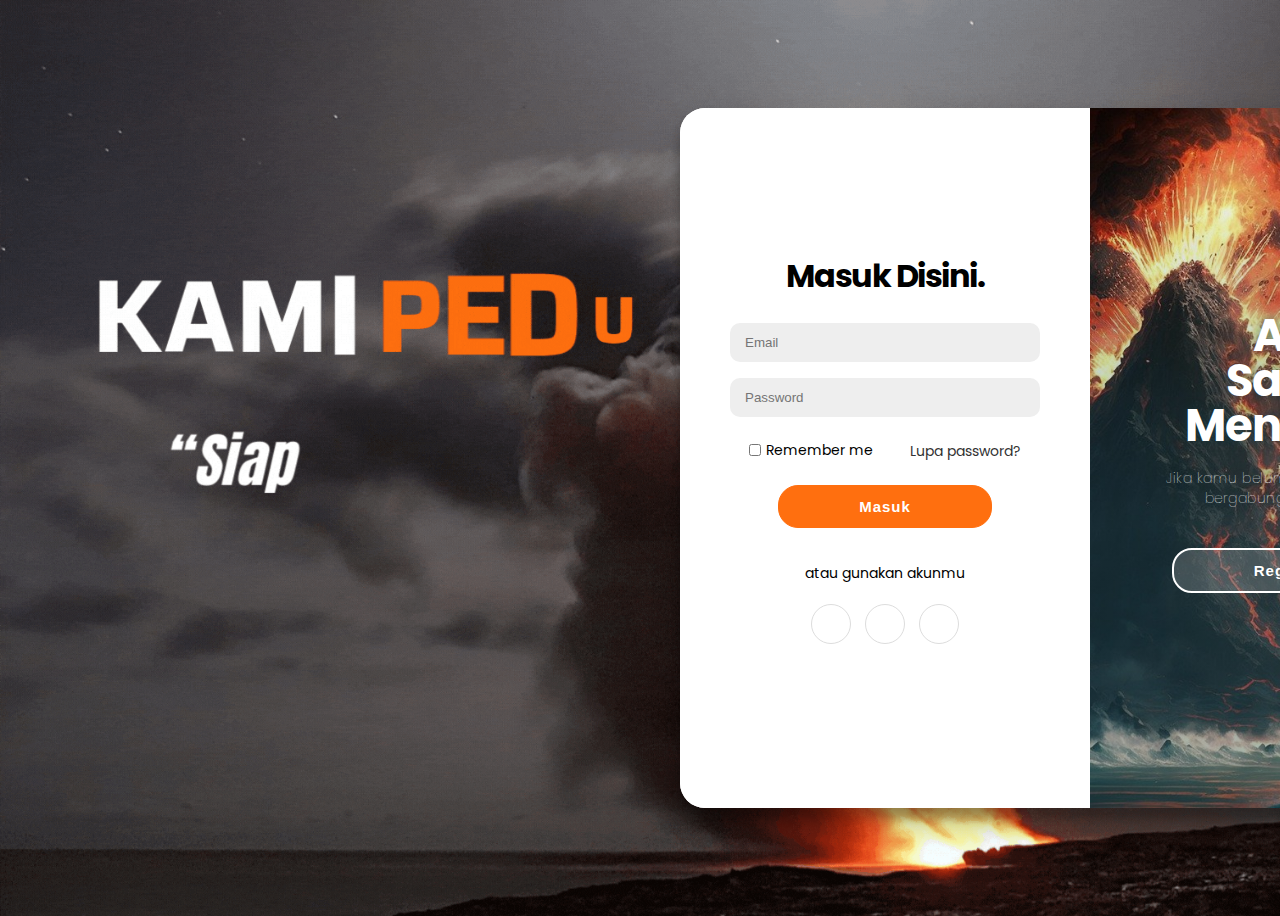
<file: login.html>
<!DOCTYPE html>
<html lang="en">
<head>
  <meta charset="UTF-8">
  <meta http-equiv="X-UA-Compatible" content="IE=edge">
  <meta name="viewport" content="width=device-width, initial-scale=1.0">
  <title> Login / Registration Form</title>
  <link href="https://cdn.lineicons.com/4.0/lineicons.css" rel="stylesheet" />
  <link rel="stylesheet" href="css/login.css">
  <link rel="icon" href="image/LogoWeb.png" type="image/x-icon">
</head>
<body>
  
  <div class="container" id="container">

    <div class="form-container register-container">
      <form action="#">
        <h1>Registrasi disini.</h1>
        <input type="text" placeholder="Username">
        <input type="email" placeholder="Email">
        <input type="password" placeholder="Password">
        <button>Registrasi</button>
        <span>atau gunakan akunmu</span>
        <div class="social-container">
          <a href="#" class="social"><i class="lni lni-facebook-fill"></i></a>
          <a href="#" class="social"><i class="lni lni-google"></i></a>
          <a href="#" class="social"><i class="lni lni-linkedin-original"></i></a>
        </div>
      </form>
    </div>

    <div class="form-container login-container">
      <form action="index.html">
        <h1>Masuk Disini.</h1>
        <input type="email" placeholder="Email">
        <input type="password" placeholder="Password">
        <div class="content">
          <div class="checkbox">
            <input type="checkbox" name="checkbox" id="checkbox">
            <label>Remember me</label>
          </div>
          <div class="pass-link">
            <a href="#">Lupa password?</a>
          </div>
        </div>
        <button onclick="masuk">Masuk</button>
        <span>atau gunakan akunmu</span>
        <div class="social-container">
          <a href="#" class="social"><i class="lni lni-facebook-fill"></i></a>
          <a href="#" class="social"><i class="lni lni-google"></i></a>
          <a href="#" class="social"><i class="lni lni-linkedin-original"></i></a>
        </div>
      </form>
    </div>

    <div class="overlay-container">
      <div class="overlay">
        <div class="overlay-panel overlay-left">
          <h1 class="title">Hallo <br> Teman</h1>
          <p>Jika kamu memiliki akun, masuk disini dan ayo saling membantu</p>
          <button class="ghost" id="login">Masuk
            <i class="lni lni-arrow-left login"></i>
          </button>
        </div>
        <div class="overlay-panel overlay-right">
          <h1 class="title">Ayo<br>Saling Menolong</h1>
          <p>Jika kamu belum memiliki akun, Ayo bergabung dengan kami</p>
          <button class="ghost" id="register">Registrasi
            <i class="lni lni-arrow-right register"></i>
          </button>
        </div>
      </div>
    </div>

  </div>

  <script src="js/login.js"></script>

</body>
</html>
</file>
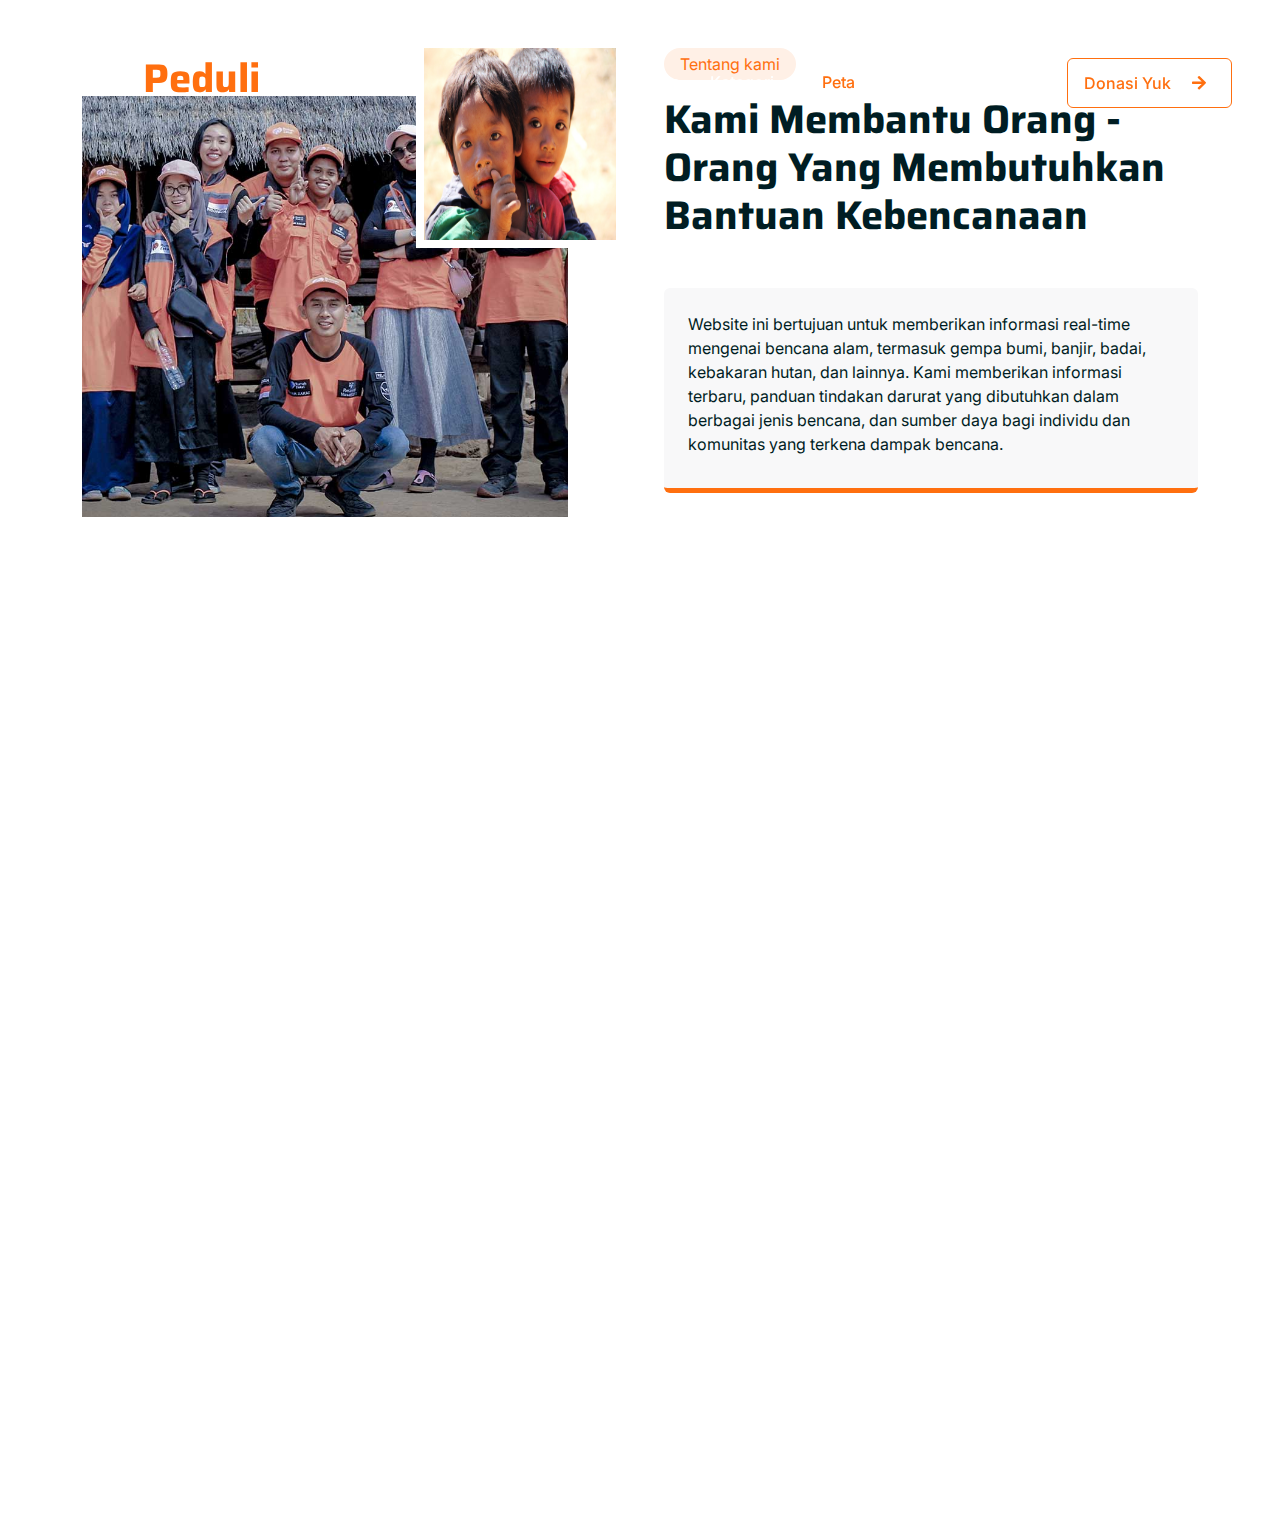
<file: peta.html>
<!DOCTYPE html>
<html lang="en">

<head>
    <meta charset="utf-8">
    <title>Kami Peduli</title>
    <meta content="width=device-width, initial-scale=1.0" name="viewport">
    <meta content="" name="keywords">
    <meta content="" name="description">

    <!-- Favicon -->
    <link href="img/favicon.ico" rel="icon">

    <!-- Google Web Fonts -->
    <link rel="preconnect" href="https://fonts.googleapis.com">
    <link rel="preconnect" href="https://fonts.gstatic.com" crossorigin>
    <link href="https://fonts.googleapis.com/css2?family=Inter:wght@400;500;600&family=Saira:wght@500;600;700&display=swap" rel="stylesheet"> 

    <!-- Icon Font Stylesheet -->
    <link href="https://cdnjs.cloudflare.com/ajax/libs/font-awesome/5.10.0/css/all.min.css" rel="stylesheet">
    <link href="https://cdn.jsdelivr.net/npm/bootstrap-icons@1.4.1/font/bootstrap-icons.css" rel="stylesheet">

    <!-- Libraries Stylesheet -->
    <link href="lib/animate/animate.min.css" rel="stylesheet">
    <link href="lib/owlcarousel/assets/owl.carousel.min.css" rel="stylesheet">

    <!-- Customized Bootstrap Stylesheet -->
    <link href="css/bootstrap.min.css" rel="stylesheet">

    <!-- Template Stylesheet -->
    <link href="css/style.css" rel="stylesheet">
    
    
</head>

<body>
   

    <!-- Navbar Start -->
    <div class="container-fluid fixed-top px-0 wow fadeIn"  style="color: #001D23;">
        <div class="top-bar text-white-50 row gx-0 align-items-center d-none d-lg-flex">
            <div class="col-lg-6 px-5 text-start">
                <small><i class="fa fa-map-marker-alt me-2"></i>Kota Palu, Sulawesi Tengah, Indonesia</small>
                <small class="ms-4"><i class="fa fa-envelope me-2"></i>kamipeduli@gmail.com</small>
            </div>
            <div class="col-lg-6 px-5 text-end">
                <small>Follow us:</small>
                <a class="text-white-50 ms-3" href=""><i class="fab fa-facebook-f"></i></a>
                <a class="text-white-50 ms-3" href=""><i class="fab fa-twitter"></i></a>
                <a class="text-white-50 ms-3" href=""><i class="fab fa-linkedin-in"></i></a>
                <a class="text-white-50 ms-3" href=""><i class="fab fa-instagram"></i></a>
            </div>
        </div>

        <nav class="navbar navbar-expand-lg navbar-dark py-lg-0 px-lg-5 wow fadeIn" data-wow-delay="0.1s">
            <a href="index.html" class="navbar-brand ms-4 ms-lg-0">
                <h1 class="text-white" >Kami<span class="fw-bold text-primary m-0">Peduli</span></h1>
            </a>
            <button type="button" class="navbar-toggler me-4" data-bs-toggle="collapse" data-bs-target="#navbarCollapse">
                <span class="navbar-toggler-icon"></span>
            </button>
            <div class="collapse navbar-collapse" id="navbarCollapse">
                <div class="navbar-nav ms-auto p-4 p-lg-0">
                    <a href="index.html" class="nav-item nav-link">Beranda</a>
                    <div class="nav-item dropdown">
                        <a href="#" class="nav-link dropdown-toggle" data-bs-toggle="dropdown">Kategori</a>
                        <div class="dropdown-menu m-0">
                            <a href="relawan.html" class="dropdown-item">Relawan</a>
                            <a href="donasi.html" class="dropdown-item">Donasi</a>
                            <a href="psikososial.html" class="dropdown-item">Psikososial</a>
                        </div>
                    </div>
                    <a href="peta.html" class="nav-item nav-link active">Peta</a>
                    <a href="tentang.html" class="nav-item nav-link ">Tentang</a>
                    <a href="login.html" class="nav-item nav-link">Masuk</a>
                    
                </div>
                <div class="d-none d-lg-flex ms-2">
                    <a class="btn btn-outline-primary py-2 px-3" href="">
                        Donasi Yuk
                        <div class="d-inline-flex btn-sm-square bg-white text-primary rounded-circle ms-2">
                            <i class="fa fa-arrow-right"></i>
                        </div>
                    </a>
                </div>
            </div>
        </nav>
    </div>
    <!-- Navbar End -->

    <div class="tentang">
    </div>

    <!-- About Start -->
    <div class="container-xxl py-5">
        <div class="container">
            <div class="row g-5">
                <div class="col-lg-6 wow fadeInUp" data-wow-delay="0.1s">
                    <div class="position-relative overflow-hidden h-100" style="min-height: 400px;">
                        <img class="position-absolute w-100 h-100 pt-5 pe-5" src="img/about-1.jpg" alt="" style="object-fit: cover;">
                        <img class="position-absolute top-0 end-0 bg-white ps-2 pb-2" src="img/about-2.jpg" alt="" style="width: 200px; height: 200px;">
                    </div>
                </div>
                <div class="col-lg-6 wow fadeInUp" data-wow-delay="0.5s">
                    <div class="h-100">
                        <div class="d-inline-block rounded-pill bg-secondary text-primary py-1 px-3 mb-3">Tentang kami</div>
                        <h1 class="display-6 mb-5">Kami Membantu Orang - Orang Yang
                            Membutuhkan Bantuan Kebencanaan</h1>
                        <div class="bg-light border-bottom border-5 border-primary rounded p-4 mb-4">
                            <p class="text-dark mb-2">Website ini bertujuan untuk memberikan informasi real-time mengenai bencana alam, termasuk gempa bumi, banjir, badai, kebakaran hutan, dan lainnya. Kami memberikan informasi terbaru, panduan tindakan darurat yang dibutuhkan dalam berbagai jenis bencana, dan sumber daya bagi individu dan komunitas yang terkena dampak bencana.
                            </p>
                            
                        </div>
                       
                    </div>
                </div>
            </div>
        </div>
    </div>
    <!-- About End -->

    <iframe src="https://www.google.com/maps/d/u/0/embed?mid=1jg4NJl5DR2XqcRNhtZ_WbtKO-E_cDTQ&ehbc=2E312F" width="2000" height="600"></iframe>

    <!-- Testimoni End -->
    
    <div class="container-fluid bg-dark text-white-50 footer  wow fadeIn" data-wow-delay="0.1s">
        <div class="container py-5">
            <div class="row g-5">
                <div class="col-lg-3 col-md-6">
                    <h1 class="text-white">Kami<span class="fw-bold text-primary mb-4">Peduli</span></h1>
                    <p>Kami Peduli siap membantu, Saling Menolong Siapa Saja dan Kapan Saja</p>
                    <div class="d-flex pt-2">
                        <a class="btn btn-square me-1" href=""><i class="fab fa-instagram"></i></a>
                        <a class="btn btn-square me-1" href=""><i class="fab fa-facebook-f"></i></a>
                        <a class="btn btn-square me-1" href=""><i class="fab fa-youtube"></i></a>
                        <a class="btn btn-square me-0" href=""><i class="fab fa-github"></i></a>
                    </div>
                </div>
                <div class="col-lg-3 col-md-6">
                    <h5 class="text-light mb-4">Alamat</h5>
                    <p><i class="fa fa-map-marker-alt me-3"></i>Kota Palu, Sulawesi Tengah, Indonesia</p>
                    <p><i class="fa fa-phone-alt me-3"></i>+62 822-7337-0260</p>
                    <p><i class="fa fa-envelope me-3"></i>kamipeduli@gmail.com</p>
                </div>
                <div class="col-lg-3 col-md-6">
                    <h5 class="text-light mb-4">Halaman</h5>
                    <a class="btn btn-link" href="">Beranda</a>
                    <a class="btn btn-link" href="">Kategori</a>
                    <a class="btn btn-link" href="">Komunitas</a>
                    <a class="btn btn-link" href="">Tentang</a>
                </div>
                <div class="col-lg-3 col-md-6">
                    <h5 class="text-light m-4">Daftar</h5>
                    <p>Ayo kita saling membantu sesama</p>
                    <div class="position-relative mx-auto" style="max-width: 400px;">
                        <input class="form-control bg-transparent w-100 py-3 ps-4 pe-5" type="text" placeholder="Email">
                        <button type="button" class="btn btn-primary py-2 position-absolute top-0 end-0 mt-2 me-2">Daftar</button>
                    </div>
                </div>
            </div>
        </div>
        <div class="container-fluid copyright">
            <div class="container">
                <div class="row">
                    <div class="col-md-6 text-center text-md-start mb-3 mb-md-0">
                       
                    </div>
                    <center>
                    <div class=" text-center ">
                        <!--/*** This template is free as long as you keep the footer author’s credit link/attribution link/backlink. If you'd like to use the template without the footer author’s credit link/attribution link/backlink, you can purchase the Credit Removal License from "https://htmlcodex.com/credit-removal". Thank you for your support. ***/-->
                        Designed By <a>Ekosaviors</a>
                    </div></center>
                </div>
            </div>
        </div>
    </div>

<!-- Back to Top -->
    <!-- JavaScript Libraries -->
    <script src="https://code.jquery.com/jquery-3.4.1.min.js"></script>
    <script src="https://cdn.jsdelivr.net/npm/bootstrap@5.0.0/dist/js/bootstrap.bundle.min.js"></script>
    <script src="lib/wow/wow.min.js"></script>
    <script src="lib/easing/easing.min.js"></script>
    <script src="lib/waypoints/waypoints.min.js"></script>
    <script src="lib/owlcarousel/owl.carousel.min.js"></script>
    <script src="lib/parallax/parallax.min.js"></script>

    <!-- Template Javascript -->
    <script src="js/main.js"></script>
</body>

</html>
</file>
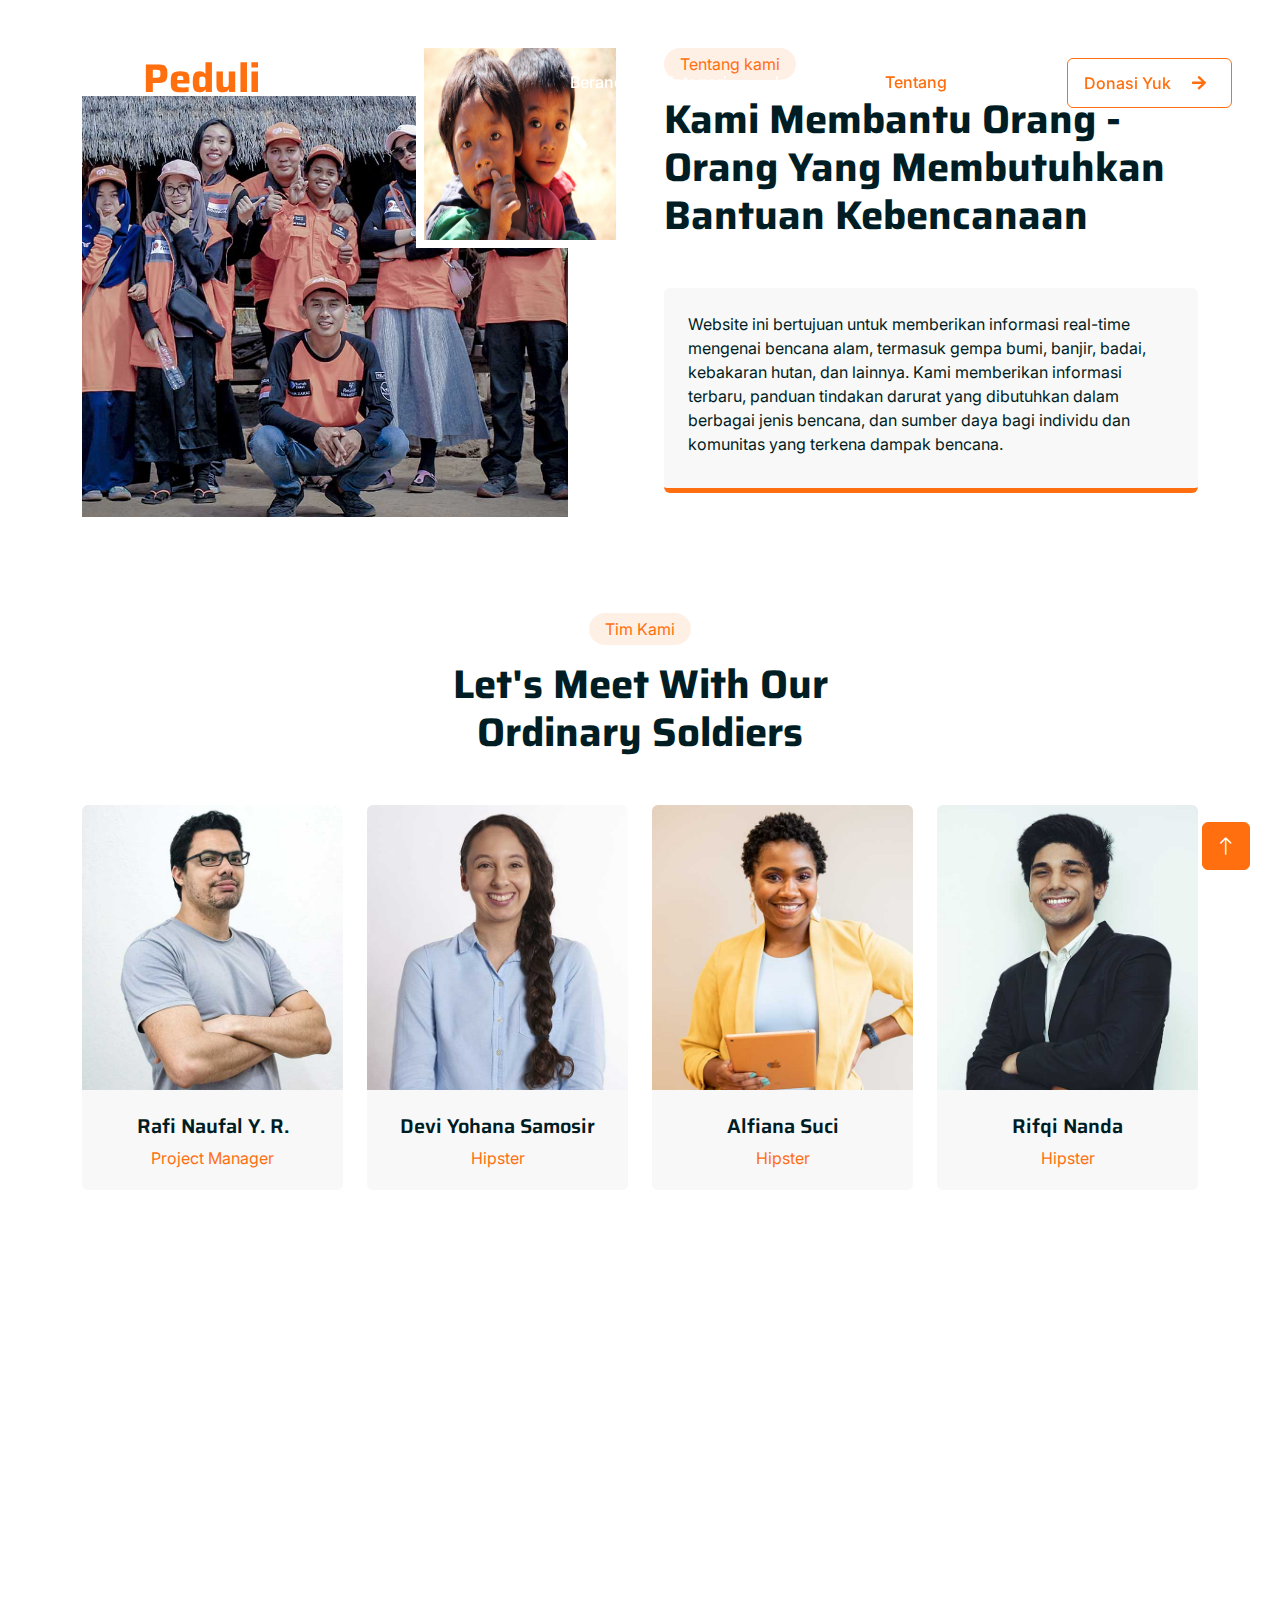
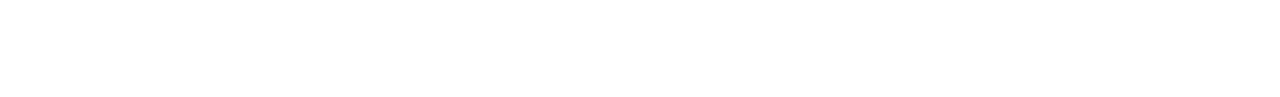
<file: tentang.html>
<!DOCTYPE html>
<html lang="en">

<head>
    <meta charset="utf-8">
    <title>Kami Peduli</title>
    <meta content="width=device-width, initial-scale=1.0" name="viewport">
    <meta content="" name="keywords">
    <meta content="" name="description">

    <!-- Favicon -->
    <link href="img/favicon.ico" rel="icon">

    <!-- Google Web Fonts -->
    <link rel="preconnect" href="https://fonts.googleapis.com">
    <link rel="preconnect" href="https://fonts.gstatic.com" crossorigin>
    <link href="https://fonts.googleapis.com/css2?family=Inter:wght@400;500;600&family=Saira:wght@500;600;700&display=swap" rel="stylesheet"> 

    <!-- Icon Font Stylesheet -->
    <link href="https://cdnjs.cloudflare.com/ajax/libs/font-awesome/5.10.0/css/all.min.css" rel="stylesheet">
    <link href="https://cdn.jsdelivr.net/npm/bootstrap-icons@1.4.1/font/bootstrap-icons.css" rel="stylesheet">

    <!-- Libraries Stylesheet -->
    <link href="lib/animate/animate.min.css" rel="stylesheet">
    <link href="lib/owlcarousel/assets/owl.carousel.min.css" rel="stylesheet">

    <!-- Customized Bootstrap Stylesheet -->
    <link href="css/bootstrap.min.css" rel="stylesheet">

    <!-- Template Stylesheet -->
    <link href="css/style.css" rel="stylesheet">

</head>

<body>
   

    <!-- Navbar Start -->
    <div class="container-fluid fixed-top px-0 wow fadeIn"  style="color: #001D23;">
        <div class="top-bar text-white-50 row gx-0 align-items-center d-none d-lg-flex">
            <div class="col-lg-6 px-5 text-start">
                <small><i class="fa fa-map-marker-alt me-2"></i>Kota Palu, Sulawesi Tengah, Indonesia</small>
                <small class="ms-4"><i class="fa fa-envelope me-2"></i>kamipeduli@gmail.com</small>
            </div>
            <div class="col-lg-6 px-5 text-end">
                <small>Follow us:</small>
                <a class="text-white-50 ms-3" href=""><i class="fab fa-facebook-f"></i></a>
                <a class="text-white-50 ms-3" href=""><i class="fab fa-twitter"></i></a>
                <a class="text-white-50 ms-3" href=""><i class="fab fa-linkedin-in"></i></a>
                <a class="text-white-50 ms-3" href=""><i class="fab fa-instagram"></i></a>
            </div>
        </div>

        <nav class="navbar navbar-expand-lg navbar-dark py-lg-0 px-lg-5 wow fadeIn" data-wow-delay="0.1s">
            <a href="index.html" class="navbar-brand ms-4 ms-lg-0">
                <h1 class="text-white" >Kami<span class="fw-bold text-primary m-0">Peduli</span></h1>
            </a>
            <button type="button" class="navbar-toggler me-4" data-bs-toggle="collapse" data-bs-target="#navbarCollapse">
                <span class="navbar-toggler-icon"></span>
            </button>
            <div class="collapse navbar-collapse" id="navbarCollapse">
                <div class="navbar-nav ms-auto p-4 p-lg-0">
                    <a href="index.html" class="nav-item nav-link">Beranda</a>
                    <div class="nav-item dropdown">
                        <a href="#" class="nav-link dropdown-toggle" data-bs-toggle="dropdown">Kategori</a>
                        <div class="dropdown-menu m-0">
                            <a href="relawan.html" class="dropdown-item">Relawan</a>
                            <a href="donasi.html" class="dropdown-item">Donasi</a>
                            <a href="psikososial.html" class="dropdown-item">Psikososial</a>
                        </div>
                    </div>
                    <a href="about.html" class="nav-item nav-link">komunitas</a>
                    <a href="tentang.html" class="nav-item nav-link active">Tentang</a>
                    <a href="login.html" class="nav-item nav-link">Masuk</a>
                    
                </div>
                <div class="d-none d-lg-flex ms-2">
                    <a class="btn btn-outline-primary py-2 px-3" href="">
                        Donasi Yuk
                        <div class="d-inline-flex btn-sm-square bg-white text-primary rounded-circle ms-2">
                            <i class="fa fa-arrow-right"></i>
                        </div>
                    </a>
                </div>
            </div>
        </nav>
    </div>
    <!-- Navbar End -->

    <div class="tentang">
    </div>

    <!-- About Start -->
    <div class="container-xxl py-5">
        <div class="container">
            <div class="row g-5">
                <div class="col-lg-6 wow fadeInUp" data-wow-delay="0.1s">
                    <div class="position-relative overflow-hidden h-100" style="min-height: 400px;">
                        <img class="position-absolute w-100 h-100 pt-5 pe-5" src="img/about-1.jpg" alt="" style="object-fit: cover;">
                        <img class="position-absolute top-0 end-0 bg-white ps-2 pb-2" src="img/about-2.jpg" alt="" style="width: 200px; height: 200px;">
                    </div>
                </div>
                <div class="col-lg-6 wow fadeInUp" data-wow-delay="0.5s">
                    <div class="h-100">
                        <div class="d-inline-block rounded-pill bg-secondary text-primary py-1 px-3 mb-3">Tentang kami</div>
                        <h1 class="display-6 mb-5">Kami Membantu Orang - Orang Yang
                            Membutuhkan Bantuan Kebencanaan</h1>
                        <div class="bg-light border-bottom border-5 border-primary rounded p-4 mb-4">
                            <p class="text-dark mb-2">Website ini bertujuan untuk memberikan informasi real-time mengenai bencana alam, termasuk gempa bumi, banjir, badai, kebakaran hutan, dan lainnya. Kami memberikan informasi terbaru, panduan tindakan darurat yang dibutuhkan dalam berbagai jenis bencana, dan sumber daya bagi individu dan komunitas yang terkena dampak bencana.
                            </p>
                            
                        </div>
                       
                    </div>
                </div>
            </div>
        </div>
    </div>
    <!-- About End -->



    <!-- Team Start -->
    <div class="container-xxl py-5">
        <div class="container">
            <div class="text-center mx-auto mb-5 wow fadeInUp" data-wow-delay="0.1s" style="max-width: 500px;">
                <div class="d-inline-block rounded-pill bg-secondary text-primary py-1 px-3 mb-3">Tim Kami</div>
                <h1 class="display-6 mb-5">Let's Meet With Our Ordinary Soldiers</h1>
            </div>
            <div class="row g-4">
                <div class="col-lg-3 col-md-6 wow fadeInUp" data-wow-delay="0.1s">
                    <div class="team-item position-relative rounded overflow-hidden">
                        <div class="overflow-hidden">
                            <img class="img-fluid" src="img/team-1.jpg" alt="">
                        </div>
                        <div class="team-text bg-light text-center p-4">
                            <h5>Rafi Naufal Y. R.</h5>
                            <p class="text-primary">Project Manager</p>
                            <div class="team-social text-center">
                                <a class="btn btn-square" href=""><i class="fab fa-github"></i></a>
                                <a class="btn btn-square" href=""><i class="fab fa-youtube"></i></a>
                                <a class="btn btn-square" href=""><i class="fab fa-instagram"></i></a>
                            </div>
                        </div>
                    </div>
                </div>
                <div class="col-lg-3 col-md-6 wow fadeInUp" data-wow-delay="0.3s">
                    <div class="team-item position-relative rounded overflow-hidden">
                        <div class="overflow-hidden">
                            <img class="img-fluid" src="img/team-2.jpg" alt="">
                        </div>
                        <div class="team-text bg-light text-center p-4">
                            <h5>Devi Yohana Samosir</h5>
                            <p class="text-primary">Hipster</p>
                            <div class="team-social text-center">
                                <a class="btn btn-square" href=""><i class="fab fa-facebook-f"></i></a>
                                <a class="btn btn-square" href=""><i class="fab fa-twitter"></i></a>
                                <a class="btn btn-square" href=""><i class="fab fa-instagram"></i></a>
                            </div>
                        </div>
                    </div>
                </div>
                <div class="col-lg-3 col-md-6 wow fadeInUp" data-wow-delay="0.5s">
                    <div class="team-item position-relative rounded overflow-hidden">
                        <div class="overflow-hidden">
                            <img class="img-fluid" src="img/team-3.jpg" alt="">
                        </div>
                        <div class="team-text bg-light text-center p-4">
                            <h5>Alfiana Suci</h5>
                            <p class="text-primary">Hipster</p>
                            <div class="team-social text-center">
                                <a class="btn btn-square" href=""><i class="fab fa-facebook-f"></i></a>
                                <a class="btn btn-square" href=""><i class="fab fa-twitter"></i></a>
                                <a class="btn btn-square" href=""><i class="fab fa-instagram"></i></a>
                            </div>
                        </div>
                    </div>
                </div>
                <div class="col-lg-3 col-md-6 wow fadeInUp" data-wow-delay="0.7s">
                    <div class="team-item position-relative rounded overflow-hidden">
                        <div class="overflow-hidden">
                            <img class="img-fluid" src="img/team-4.jpg" alt="">
                        </div>
                        <div class="team-text bg-light text-center p-4">
                            <h5>Rifqi Nanda</h5>
                            <p class="text-primary">Hipster</p>
                            <div class="team-social text-center">
                                <a class="btn btn-square" href=""><i class="fab fa-facebook-f"></i></a>
                                <a class="btn btn-square" href=""><i class="fab fa-twitter"></i></a>
                                <a class="btn btn-square" href=""><i class="fab fa-instagram"></i></a>
                            </div>
                        </div>
                    </div>
                </div>
            </div>
        </div>
    </div>
    <!-- Team End -->

        <div class="container-fluid bg-dark text-white-50 footer mt-5 pt-5 wow fadeIn" data-wow-delay="0.1s">
            <div class="container py-5">
                <div class="row g-5">
                    <div class="col-lg-3 col-md-6">
                        <h1 class="text-white">Kami<span class="fw-bold text-primary mb-4">Peduli</span></h1>
                        <p>Kami Peduli siap membantu, Saling Menolong Siapa Saja dan Kapan Saja</p>
                        <div class="d-flex pt-2">
                            <a class="btn btn-square me-1" href=""><i class="fab fa-instagram"></i></a>
                            <a class="btn btn-square me-1" href=""><i class="fab fa-facebook-f"></i></a>
                            <a class="btn btn-square me-1" href=""><i class="fab fa-youtube"></i></a>
                            <a class="btn btn-square me-0" href=""><i class="fab fa-github"></i></a>
                        </div>
                    </div>
                    <div class="col-lg-3 col-md-6">
                        <h5 class="text-light mb-4">Alamat</h5>
                        <p><i class="fa fa-map-marker-alt me-3"></i>Kota Palu, Sulawesi Tengah, Indonesia</p>
                        <p><i class="fa fa-phone-alt me-3"></i>+62 822-7337-0260</p>
                        <p><i class="fa fa-envelope me-3"></i>kamipeduli@gmail.com</p>
                    </div>
                    <div class="col-lg-3 col-md-6">
                        <h5 class="text-light mb-4">Halaman</h5>
                        <a class="btn btn-link" href="">Beranda</a>
                        <a class="btn btn-link" href="">Kategori</a>
                        <a class="btn btn-link" href="">Komunitas</a>
                        <a class="btn btn-link" href="">Tentang</a>
                    </div>
                    <div class="col-lg-3 col-md-6">
                        <h5 class="text-light m-4">Daftar</h5>
                        <p>Ayo kita saling membantu sesama</p>
                        <div class="position-relative mx-auto" style="max-width: 400px;">
                            <input class="form-control bg-transparent w-100 py-3 ps-4 pe-5" type="text" placeholder="Email">
                            <button type="button" class="btn btn-primary py-2 position-absolute top-0 end-0 mt-2 me-2">Daftar</button>
                        </div>
                    </div>
                </div>
            </div>
            <div class="container-fluid copyright">
                <div class="container">
                    <div class="row">
                        <div class="col-md-6 text-center text-md-start mb-3 mb-md-0">
                           
                        </div>
                        <center>
                        <div class=" text-center ">
                            <!--/*** This template is free as long as you keep the footer author’s credit link/attribution link/backlink. If you'd like to use the template without the footer author’s credit link/attribution link/backlink, you can purchase the Credit Removal License from "https://htmlcodex.com/credit-removal". Thank you for your support. ***/-->
                            Designed By <a>Ekosaviors</a>
                        </div></center>
                    </div>
                </div>
            </div>
        </div>

    <!-- Back to Top -->
    <a href="#" class="btn btn-lg btn-primary btn-lg-square back-to-top"><i class="bi bi-arrow-up"></i></a>


    <!-- JavaScript Libraries -->
    <script src="https://code.jquery.com/jquery-3.4.1.min.js"></script>
    <script src="https://cdn.jsdelivr.net/npm/bootstrap@5.0.0/dist/js/bootstrap.bundle.min.js"></script>
    <script src="lib/wow/wow.min.js"></script>
    <script src="lib/easing/easing.min.js"></script>
    <script src="lib/waypoints/waypoints.min.js"></script>
    <script src="lib/owlcarousel/owl.carousel.min.js"></script>
    <script src="lib/parallax/parallax.min.js"></script>

    <!-- Template Javascript -->
    <script src="js/main.js"></script>
</body>

</html>
</file>
<file: css/style.css>
/********** Template CSS **********/
:root {
    --primary: #FF6F0F;
    --secondary: #FFF0E6;
    --light: #F8F8F9;
    --dark: #001D23;
}

.back-to-top {
    position: fixed;
    display: none;
    right: 30px;
    bottom: 30px;
    z-index: 99;
}


/*** Spinner ***/
#spinner {
    opacity: 0;
    visibility: hidden;
    transition: opacity .5s ease-out, visibility 0s linear .5s;
    z-index: 99999;
}

#spinner.show {
    transition: opacity .5s ease-out, visibility 0s linear 0s;
    visibility: visible;
    opacity: 1;
}


/*** Button ***/
.btn {
    font-weight: 500;
    transition: .5s;
}

.btn.btn-primary,
.btn.btn-outline-primary:hover {
    color: #FFFFFF;
}

.btn.btn-primary:hover {
    color: var(--primary);
    background: transparent;
}

.btn-square {
    width: 38px;
    height: 38px;
}

.btn-sm-square {
    width: 32px;
    height: 32px;
}

.btn-lg-square {
    width: 48px;
    height: 48px;
}

.btn-square,
.btn-sm-square,
.btn-lg-square {
    padding: 0;
    display: flex;
    align-items: center;
    justify-content: center;
    font-weight: normal;
}


/*** Navbar ***/
.fixed-top {
    transition: .5s;
}

.top-bar {
    height: 45px;
    border-bottom: 1px solid rgba(255, 255, 255, .07);
}

.navbar .dropdown-toggle::after {
    border: none;
    content: "\f107";
    font-family: "Font Awesome 5 Free";
    font-weight: 900;
    vertical-align: middle;
    margin-left: 8px;
}

.navbar .navbar-nav .nav-link {
    margin-right: 30px;
    padding: 25px 0;
    color: #FFFFFF;
    font-weight: 500;
    outline: none;
}

.navbar .navbar-nav .nav-link:hover,
.navbar .navbar-nav .nav-link.active {
    color: var(--primary);
}

@media (max-width: 991.98px) {
    .navbar .navbar-nav {
        margin-top: 10px;
        border-top: 1px solid rgba(0, 0, 0, .07);
        background: var(--dark);
    }

    .navbar .navbar-nav .nav-link {
        padding: 10px 0;
    }
}

@media (min-width: 992px) {
    .navbar .nav-item .dropdown-menu {
        display: block;
        visibility: hidden;
        top: 100%;
        transform: rotateX(-75deg);
        transform-origin: 0% 0%;
        transition: .5s;
        opacity: 0;
    }

    .navbar .nav-item:hover .dropdown-menu {
        transform: rotateX(0deg);
        visibility: visible;
        transition: .5s;
        opacity: 1;
    }
}


/*** Header ***/
.carousel-caption {
    top: 0;
    left: 0;
    right: 0;
    bottom: 0;
    display: flex;
    align-items: center;
    justify-content: center;
    text-align: center;
    background: rgba(0, 29, 35, .8);
    z-index: 1;
}

.carousel-control-prev,
.carousel-control-next {
    width: 15%;
}

.carousel-control-prev-icon,
.carousel-control-next-icon {
    width: 3rem;
    height: 3rem;
    background-color: var(--dark);
    border: 12px solid var(--dark);
    border-radius: 3rem;
}

@media (max-width: 768px) {
    #header-carousel .carousel-item {
        position: relative;
        min-height: 450px;
    }
    
    #header-carousel .carousel-item img {
        position: absolute;
        width: 100%;
        height: 100%;
        object-fit: cover;
    }
}

.page-header {
    padding-top: 12rem;
    padding-bottom: 6rem;
    background: linear-gradient(rgba(0, 29, 35, .8), rgba(0, 29, 35, .8)), url(../img/carousel-1.jpg) center center no-repeat;
    background-size: cover;
}

.page-header .breadcrumb-item+.breadcrumb-item::before {
    color: #999999;
}


/*** Causes ***/
.causes-item .progress {
    height: 5px;
    border-radius: 0;
    overflow: visible;
}

.causes-item .progress .progress-bar {
    position: relative;
    overflow: visible;
    width: 0px;
    border-radius: 0;
    transition: 5s;
}

.causes-item .progress .progress-bar span {
    position: absolute;
    top: -7px;
    right: 0;
    width: 60px;
    height: 19px;
    display: flex;
    align-items: center;
    justify-content: center;
    font-size: 12px;
    background: var(--primary);
    color: #FFFFFF;
}

.causes-item .causes-overlay {
    position: absolute;
    width: 100%;
    height: 0;
    top: 0;
    left: 0;
    display: flex;
    align-items: center;
    justify-content: center;
    background: rgba(0, 0, 0, .5);
    overflow: hidden;
    opacity: 0;
    transition: .5s;
}

.causes-item:hover .causes-overlay {
    height: 100%;
    opacity: 1;
}


/*** Service ***/
.service-item {
    box-shadow: 0 0 45px rgba(0, 0, 0, .06);
}


/*** Donate ***/
.donate {
    background: rgba(0, 29, 35, .8);
}

.btn-group .btn-light:hover,
.btn-group input[type="radio"]:checked+label {
    color: var(--primary);
    border-color: var(--primary);
}



/*** Team ***/
.team-item img {
    position: relative;
    top: 0;
    transition: .5s;
}

.team-item:hover img {
    top: -30px;
}

.team-item .team-text {
    position: relative;
    height: 100px;
    transition: .5s;
}

.team-item:hover .team-text {
    margin-top: -60px;
    height: 160px;
}

.team-item .team-text .team-social {
    opacity: 0;
    transition: .5s;
}

.team-item:hover .team-text .team-social {
    opacity: 1;
}

.team-item .team-social .btn {
    display: inline-flex;
    color: var(--primary);
    background: #FFFFFF;
    border-radius: 40px;
}

.team-item .team-social .btn:hover {
    color: #FFFFFF;
    background: var(--primary);
}


/*** Testimonial ***/
.testimonial-carousel::before {
    position: absolute;
    content: "";
    top: 0;
    left: 0;
    height: 100%;
    width: 0;
    background: linear-gradient(to right, rgba(255, 255, 255, 1) 0%, rgba(255, 255, 255, 0) 100%);
    z-index: 1;
}

.testimonial-carousel::after {
    position: absolute;
    content: "";
    top: 0;
    right: 0;
    height: 100%;
    width: 0;
    background: linear-gradient(to left, rgba(255, 255, 255, 1) 0%, rgba(255, 255, 255, 0) 100%);
    z-index: 1;
}

@media (min-width: 768px) {
    .testimonial-carousel::before,
    .testimonial-carousel::after {
        width: 200px;
    }
}

@media (min-width: 992px) {
    .testimonial-carousel::before,
    .testimonial-carousel::after {
        width: 300px;
    }
}

.testimonial-carousel .owl-item .testimonial-text {
    background: var(--light);
    transform: scale(.8);
    transition: .5s;
}

.testimonial-carousel .owl-item.center .testimonial-text {
    background: var(--primary);
    transform: scale(1);
}

.testimonial-carousel .owl-item .testimonial-text *,
.testimonial-carousel .owl-item .testimonial-item img {
    transition: .5s;
}

.testimonial-carousel .owl-item.center .testimonial-text * {
    color: var(--light) !important;
}

.testimonial-carousel .owl-item.center .testimonial-item img {
    background: var(--primary) !important;
} 

.testimonial-carousel .owl-nav {
    position: absolute;
    width: 350px;
    top: 15px;
    left: 50%;
    transform: translateX(-50%);
    display: flex;
    justify-content: space-between;
    opacity: 0;
    transition: .5s;
    z-index: 1;
}

.testimonial-carousel:hover .owl-nav {
    width: 300px;
    opacity: 1;
}

.testimonial-carousel .owl-nav .owl-prev,
.testimonial-carousel .owl-nav .owl-next {
    position: relative;
    color: var(--primary);
    font-size: 45px;
    transition: .5s;
}

.testimonial-carousel .owl-nav .owl-prev:hover,
.testimonial-carousel .owl-nav .owl-next:hover {
    color: var(--dark);
}


/*** Footer ***/

.footer .btn.btn-link {
    display: block;
    margin-bottom: 5px;
    padding: 0;
    text-align: left;
    color: rgba(255,255,255,0.5);
    font-weight: normal;
    text-transform: capitalize;
    transition: .3s;
}

.footer .btn.btn-link::before {
    position: relative;
    content: "\f105";
    font-family: "Font Awesome 5 Free";
    font-weight: 900;
    color: rgba(255,255,255,0.5);
    margin-right: 10px;
}

.footer .btn.btn-link:hover {
    color: var(--light);
    letter-spacing: 1px;
    box-shadow: none;
}

.footer .btn.btn-square {
    color: rgba(255,255,255,0.5);
    border: 1px solid rgba(255,255,255,0.5);
}

.footer .btn.btn-square:hover {
    color: var(--secondary);
    border-color: var(--light);
}

.footer .copyright {
    padding: 25px 0;
    font-size: 15px;
    border-top: 1px solid rgba(256, 256, 256, .1);
}

.footer .copyright a {
    color: var(--secondary);
}

.footer .copyright a:hover {
    color: var(--primary);
}
</file>
<file: css/lanjut_donasi.css>
.my-6{
    margin: 4rem auto;
}

.my-6 h3{
    padding-top: 3rem;
    font-family: "Ubuntu-Bold", Helvetica;
}

.line {
    width: 100%;
    border-top: 2px solid #DDDDDD;
    position: absolute;
    top: 50%;
    transform: translateY(-50%);
}

.centered-text {
    position: absolute;
    top: 50%;
    left: 50%;
    transform: translate(-50%, -50%);
    background-color: #fff;
    padding: 0 10px;
}

#donasi .pembayaran label{
    border-color: #DDDDDD;
    border-radius: 8px;
    margin: 0.5rem 0;
    padding: 1rem;
    box-shadow: 0px 2px 7px rgba(162, 149, 149, 0.8);
}

#donasi hr {
    margin: 1rem 0 0 0;
    border: none;
    height: 1px;
    color: #000000; 
    background-color: #333;
}

#donasi .kotak{
    margin: 20px 0;
    width: 100%;
    height:74px;
    background:rgb(255, 255, 255);
    border:solid 3px #DDDDDD;
    border-radius: 8px;
}
#donasi hr{
    margin-top: 2rem;
}

#donasi form .textOnInput {
    position: relative;
    box-shadow: 0px 2px 7px rgba(162, 149, 149, 0.8);
    border-radius: 6px;
}
#donasi form .textOnInput label {
    position: absolute;
    top: -15px;
    left: 23px;
    padding: 2px;
    z-index: 1;
}
#donasi form .textOnInput label:after {
    content: " ";
    background-color: #fff;
    width: 100%;
    height: 13px;
    position: absolute;
    left: 0;
    bottom: 0;
    z-index: -1;
}
#donasi form label {
    font-size: 16px;
    font-weight: 500;
    display: inline-block;
    margin-bottom: .5rem;
    background-color: #fff;
}

#donasi form .form-control {
    box-shadow: none !important;

}

#donasi .switch input{
    float: right;
    width: 4rem;
    height: 2rem;
}

#donasi .switch label{
    padding: 1%;
}
</file>
<file: css/login.css>
@import url("https://fonts.googleapis.com/css2?family=Poppins");

* {
  box-sizing: border-box;
}

body {
  display: flex;
  background-image: url("../img/login.gif");
  justify-content: center;
  align-items: center;
  flex-direction: column;
  background-size: cover;
  background-repeat: no-repeat;
  font-family: "Poppins", sans-serif;
  overflow: hidden;
  height: 100vh;
}

h1 {
  font-weight: 700;
  letter-spacing: -1.5px;
  margin: 0;
  margin-bottom: 15px;
}

h1.title {
  font-size: 45px;
  line-height: 45px;
  margin: 0;
  text-shadow: 0 0 10px rgba(16, 64, 74, 0.5);
}

p {
  font-size: 14px;
  font-weight: 100;
  line-height: 20px;
  letter-spacing: 0.5px;
  margin: 20px 0 30px;
  text-shadow: 0 0 10px rgba(16, 64, 74, 0.5);
}

span {
  font-size: 14px;
  margin-top: 25px;
}

a {
  color: #333;
  font-size: 14px;
  text-decoration: none;
  margin: 15px 0;
  transition: 0.3s ease-in-out;
}

a:hover {
  color: #4bb6b7;
}

.content {
  display: flex;
  width: 100%;
  height: 50px;
  align-items: center;
  justify-content: space-around;
}

.content .checkbox {
  display: flex;
  align-items: center;
  justify-content: center;
}

.content input {
  accent-color: #333;
  width: 12px;
  height: 12px;
}

.content label {
  font-size: 14px;
  user-select: none;
  padding-left: 5px;
}

button {
  position: relative;
  border-radius: 20px;
  border: 1px solid #FF6F0F;
  background-color: #FF6F0F;
  color: #fff;
  font-size: 15px;
  font-weight: 700;
  margin: 10px;
  padding: 12px 80px;
  letter-spacing: 1px;
  text-transform: capitalize;
  transition: 0.3s ease-in-out;
}

button:hover {
  letter-spacing: 3px;
}

button:active {
  transform: scale(0.95);
}

button:focus {
  outline: none;
}

button.ghost {
  background-color: rgba(225, 225, 225, 0.2);
  border: 2px solid #fff;
  color: #fff;
}

button.ghost i{
  position: absolute;
  opacity: 0;
  transition: 0.3s ease-in-out;
}

button.ghost i.register{
  right: 70px;
}

button.ghost i.login{
  left: 70px;
}

button.ghost:hover i.register{
  right: 40px;
  opacity: 1;
}

button.ghost:hover i.login{
  left: 40px;
  opacity: 1;
}

form {
  background-color: #fff;
  display: flex;
  align-items: center;
  justify-content: center;
  flex-direction: column;
  padding: 0 50px;
  height: 100%;
  text-align: center;
}

input {
  background-color: #eee;
  border-radius: 10px;
  border: none;
  padding: 12px 15px;
  margin: 8px 0;
  width: 100%;
}

.container {
  background-color: #fff;
  border-radius: 25px;
  box-shadow: 0 14px 28px rgba(0, 0, 0, 0.25), 0 10px 10px rgba(0, 0, 0, 0.22);
  position: relative;
  overflow: hidden;
  width: 820px;
  max-width: 100%;
  min-height: 700px;
  margin-left: 900px; /* Menggeser elemen ke kanan dengan margin-left:auto */
}


.form-container {
  position: absolute;
  top: 0;
  height: 100%;
  transition: all 0.6s ease-in-out;
}

.login-container {
  left: 0;
  width: 50%;
  z-index: 2;
}

.container.right-panel-active .login-container {
  transform: translateX(100%);
}

.register-container {
  left: 0;
  width: 50%;
  opacity: 0;
  z-index: 1;
}

.container.right-panel-active .register-container {
  transform: translateX(100%);
  opacity: 1;
  z-index: 5;
  animation: show 0.6s;
}

@keyframes show {
  0%,
  49.99% {
    opacity: 0;
    z-index: 1;
  }

  50%,
  100% {
    opacity: 1;
    z-index: 5;
  }
}

.overlay-container {
  position: absolute;
  top: 0;
  left: 50%;
  width: 50%;
  height: 100%;
  overflow: hidden;
  transition: transform 0.6s ease-in-out;
  z-index: 100;
}

.container.right-panel-active .overlay-container {
  transform: translate(-100%);
}

.overlay {
  background-image: url('../img/register.jpg');
  background-repeat: no-repeat;
  background-size: cover;
  background-position: 0 0;
  color: #fff;
  position: relative;
  left: -100%;
  height: 100%;
  width: 200%;
  transform: translateX(0);
  transition: transform 0.6s ease-in-out;
}

.overlay::before {
  content: "";
  position: absolute;
  left: 0;
  right: 0;
  top: 0;
  bottom: 0;
  background: linear-gradient(
    to top,
    rgba(46, 94, 109, 0.4) 40%,
    rgba(46, 94, 109, 0)
  );
}

.container.right-panel-active .overlay {
  transform: translateX(50%);
}

.overlay-panel {
  position: absolute;
  display: flex;
  align-items: center;
  justify-content: center;
  flex-direction: column;
  padding: 0 40px;
  text-align: center;
  top: 0;
  height: 100%;
  width: 50%;
  transform: translateX(0);
  transition: transform 0.6s ease-in-out;
}

.overlay-left {
  transform: translateX(-20%);
}

.container.right-panel-active .overlay-left {
  transform: translateX(0);
}

.overlay-right {
  right: 0;
  transform: translateX(0);
}

.container.right-panel-active .overlay-right {
  transform: translateX(20%);
}

.social-container {
  margin: 20px 0;
}

.social-container a {
  border: 1px solid #dddddd;
  border-radius: 50%;
  display: inline-flex;
  justify-content: center;
  align-items: center;
  margin: 0 5px;
  height: 40px;
  width: 40px;
  transition: 0.3s ease-in-out;
}

.social-container a:hover {
  border: 1px solid #4e8b95;
}
</file>
